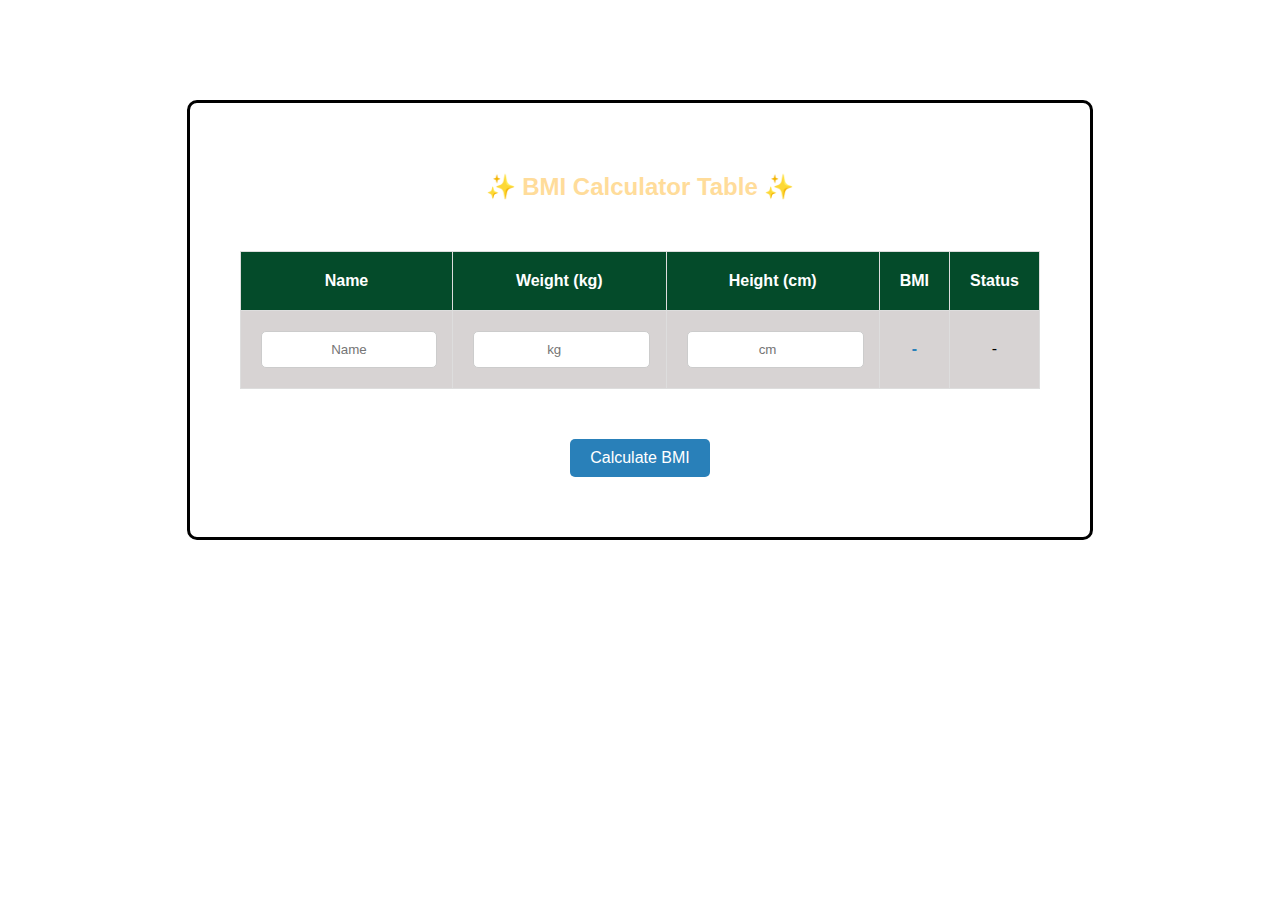
<file: bmi.html>
<!DOCTYPE html>
<html lang="en">
<head>
  <meta charset="UTF-8">
  <meta name="viewport" content="width=device-width, initial-scale=1.0">
  <title>BMI Calculator Table</title>
  <style>
    body {
      font-family: 'Segoe UI', Tahoma, Geneva, Verdana, sans-serif;
      background-image: url('https://images.rawpixel.com/image_800/cHJpdmF0ZS9sci9pbWFnZXMvd2Vic2l0ZS8yMDIzLTA0L2pvYjE4MjktYmFja2dyb3VuZC1saW5nLTIwZi5qcGc.jpg');
      background-size: cover;
      background-position: center;
      background-repeat: no-repeat;
      margin: 0;
      padding: 100px;
    }
    .container {
      max-width: 800px;
      margin: auto;
      border: 3px solid black;
      padding: 50px;
      border-radius: 10px;
    }
    h2 {
      text-align: center;
      margin-bottom: 50px;
      color: rgb(255, 220, 154);
    }
    table {
      width: 100%;
      border-collapse: collapse;
      margin-bottom: 50px;
    }
    th, td {
      border: 1px solid #ddd;
      padding: 20px;
      text-align: center;
    }
    th {
      background-color: #044b2a;
      color: white;
    }
    tr:nth-child(even) {
      background-color: #d7d3d3;
    }
    input {
      width: 90%;
      padding: 10px;
      border: 1px solid #ccc;
      border-radius: 5px;
      text-align: center;
    }
    button {
      display: block;
      margin: 10px auto;
      background: #2980b9;
      color: #fff;
      padding: 10px 20px;
      border: none;
      border-radius: 5px;
      cursor: pointer;
      font-size: 16px;
      transition: 0.3s;
    }
    button:hover {
      background: #1a5276;
    }
    .bmi {
      font-weight: bold;
      color: #2980b9;
    }
    .under { color: #e67e22; }
    .normal { color: #27ae60; }
    .over { color: #e74c3c; }
    .obese { color: #c0392b; }
  </style>
</head>
<body>

  <div class="container">
    <h2>✨ BMI Calculator Table ✨</h2>

    <table id="bmiTable">
      <tr>
        <th>Name</th>
        <th>Weight (kg)</th>
        <th>Height (cm)</th>
        <th>BMI</th>
        <th>Status</th>
      </tr>
      <tr>
        <td><input type="text" placeholder="Name"></td>
        <td><input type="number" placeholder="kg"></td>
        <td><input type="number" placeholder="cm"></td>
        <td class="bmi">-</td>
        <td class="status">-</td>
      </tr>
    </table>

    <button onclick="calculateBMI()">Calculate BMI</button>
  </div>

<script>
  function calculateBMI() {
    let table = document.getElementById("bmiTable");
    for (let i = 1; i < table.rows.length; i++) {
      let weight = parseFloat(table.rows[i].cells[1].children[0].value);
      let height = parseFloat(table.rows[i].cells[2].children[0].value);

      if (weight > 0 && height > 0) {
        let heightInMeter = height / 100;
        let bmi = weight / (heightInMeter * heightInMeter);
        table.rows[i].cells[3].innerText = bmi.toFixed(2);

        let statusCell = table.rows[i].cells[4];
        if (bmi < 18.5) {
          statusCell.innerText = "Underweight";
          statusCell.className = "status under";
        } else if (bmi >= 18.5 && bmi < 24.9) {
          statusCell.innerText = "Normal";
          statusCell.className = "status normal";
        } else if (bmi >= 25 && bmi < 29.9) {
          statusCell.innerText = "Overweight";
          statusCell.className = "status over";
        } else {
          statusCell.innerText = "Obese";
          statusCell.className = "status obese";
        }

        // ✅ Show popup
        alert("Your BMI is " + bmi.toFixed(2) + " (" + statusCell.innerText + ")");
      } else {
        table.rows[i].cells[3].innerText = "-";
        table.rows[i].cells[4].innerText = "-";
      }
    }
  }
</script>


</body>
</html>
</file>
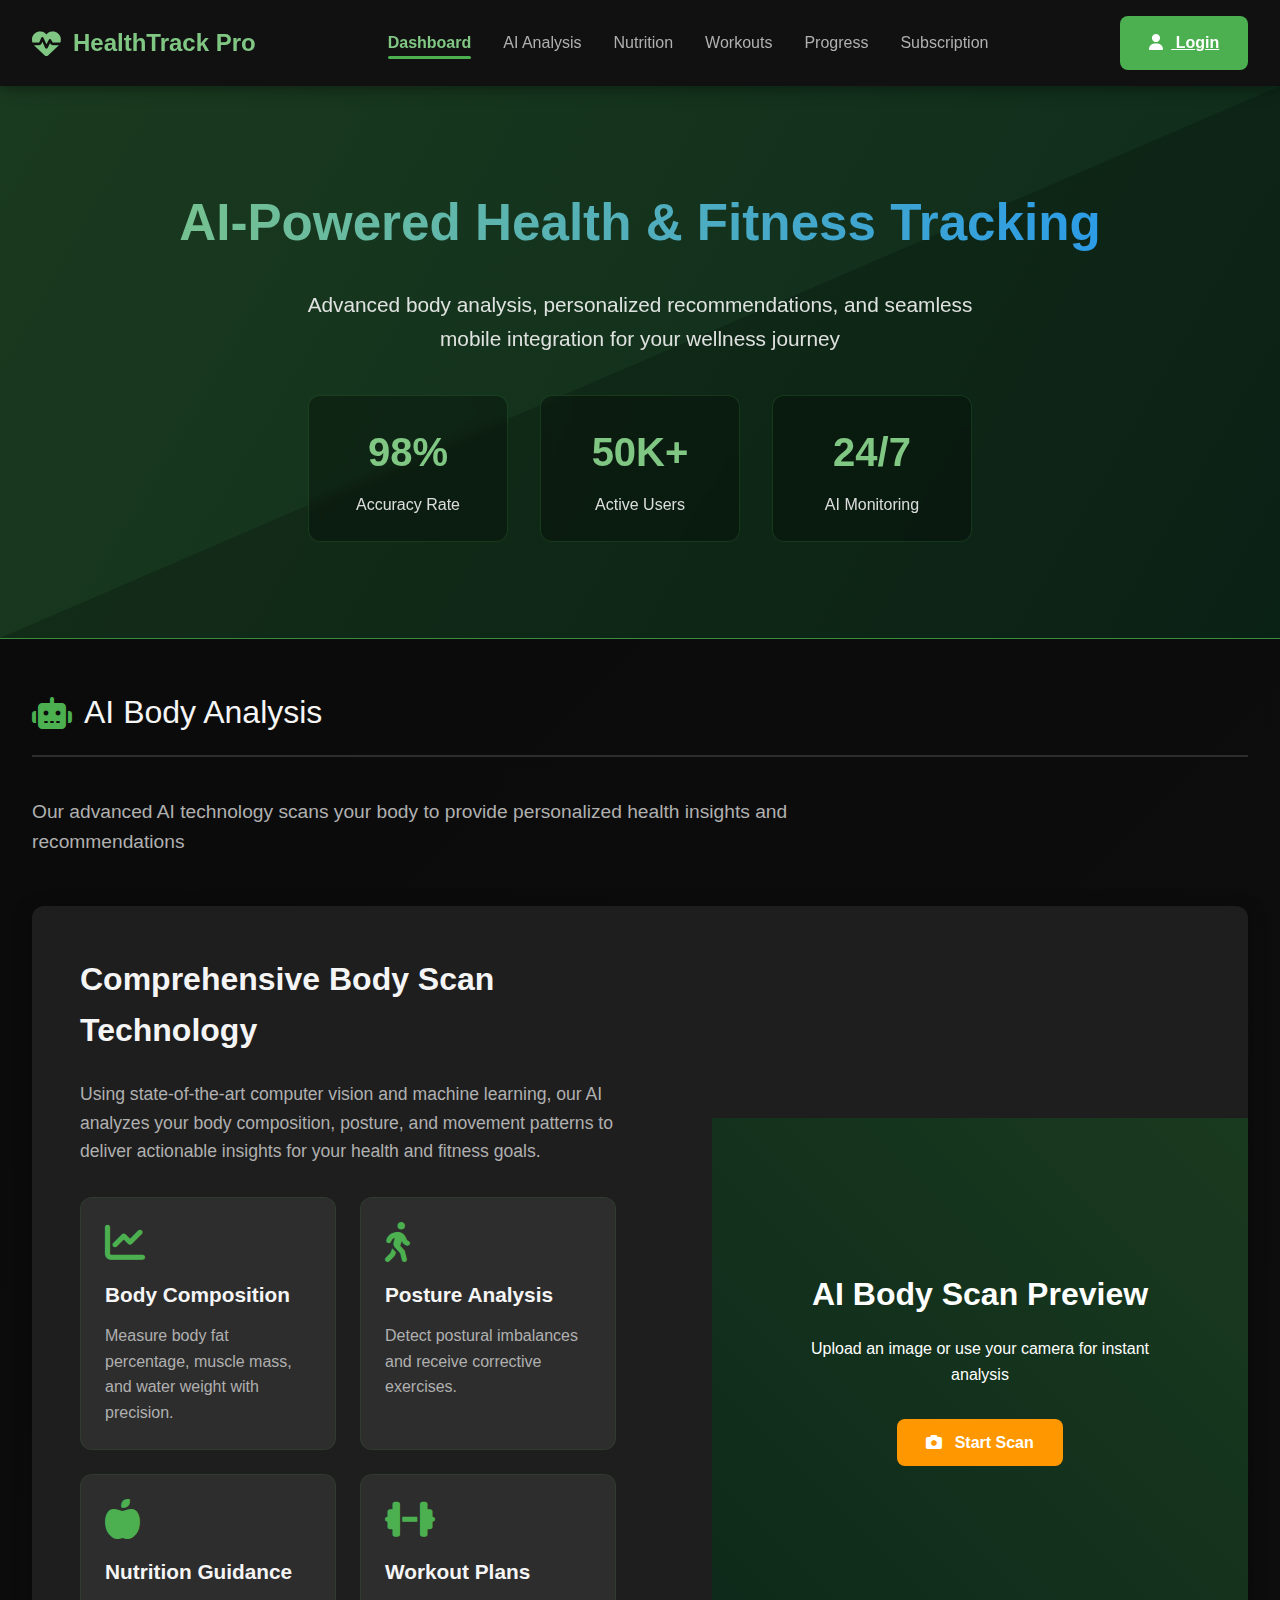
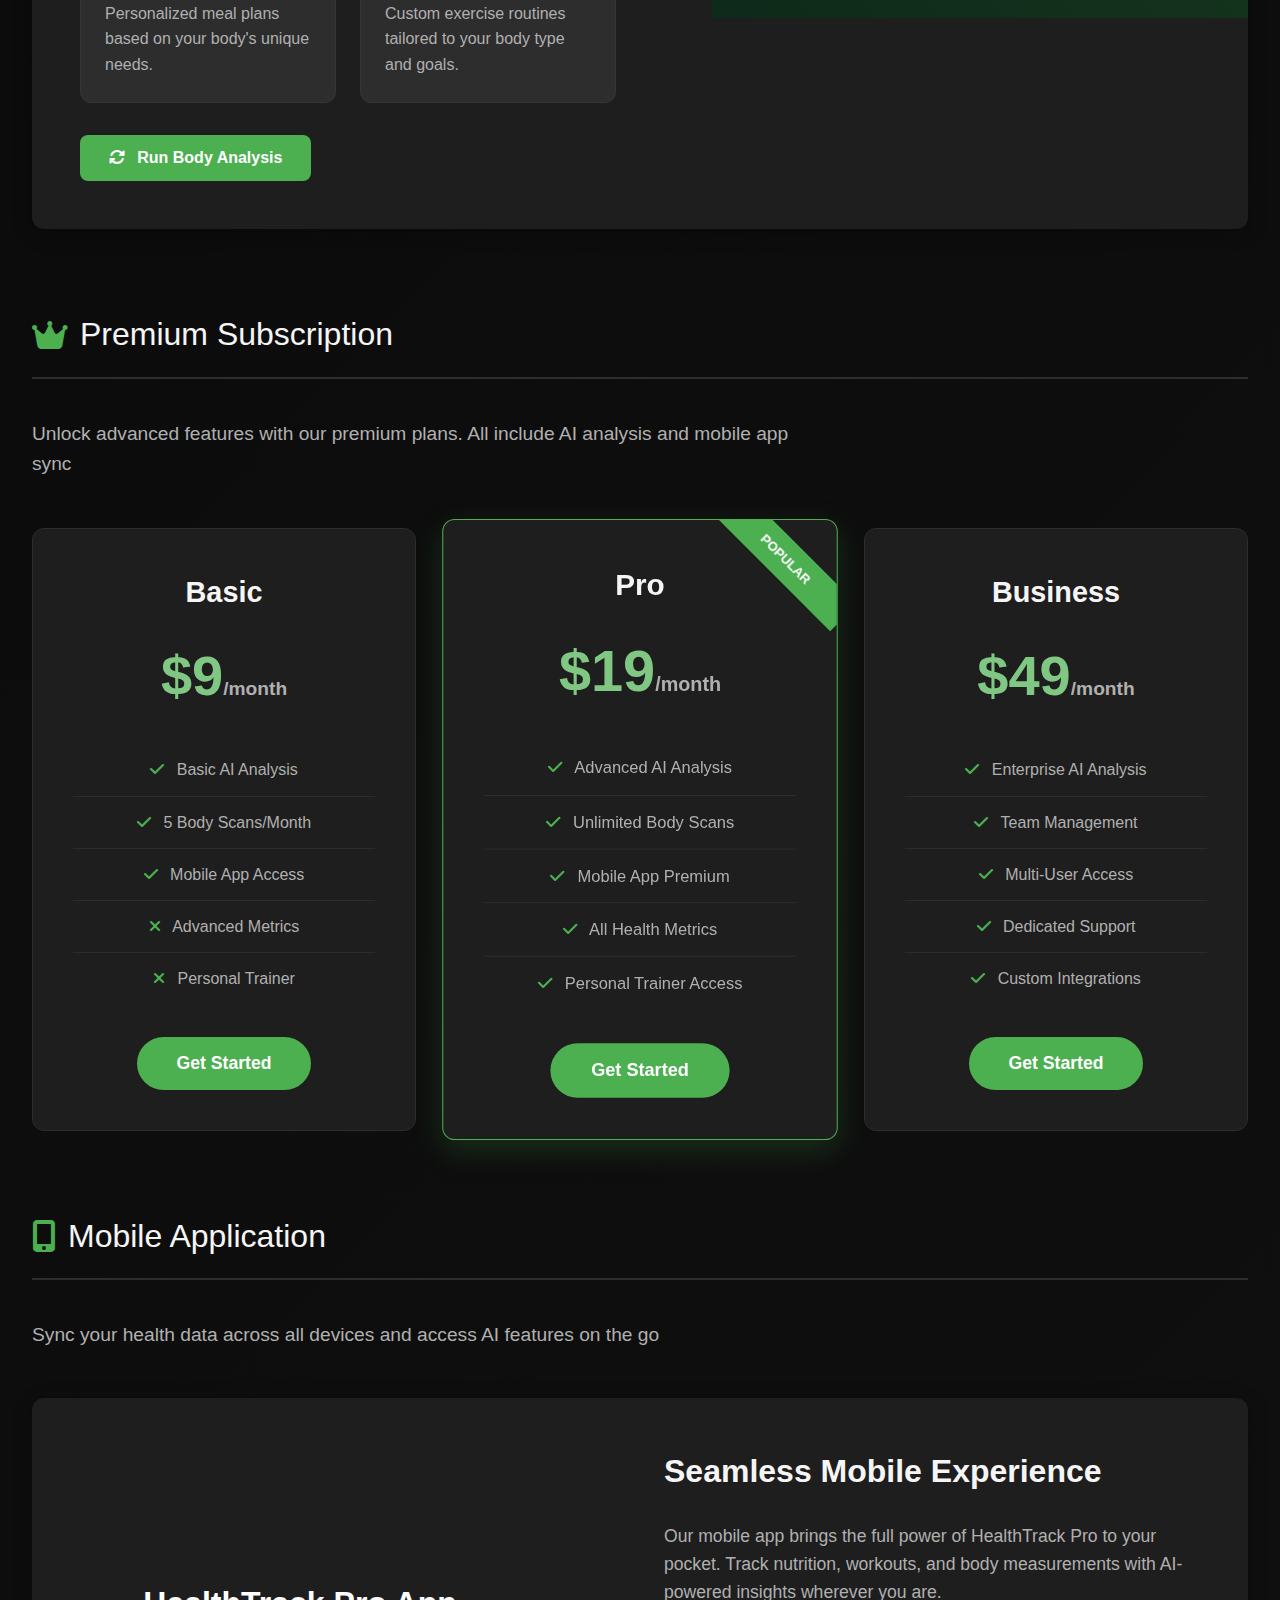
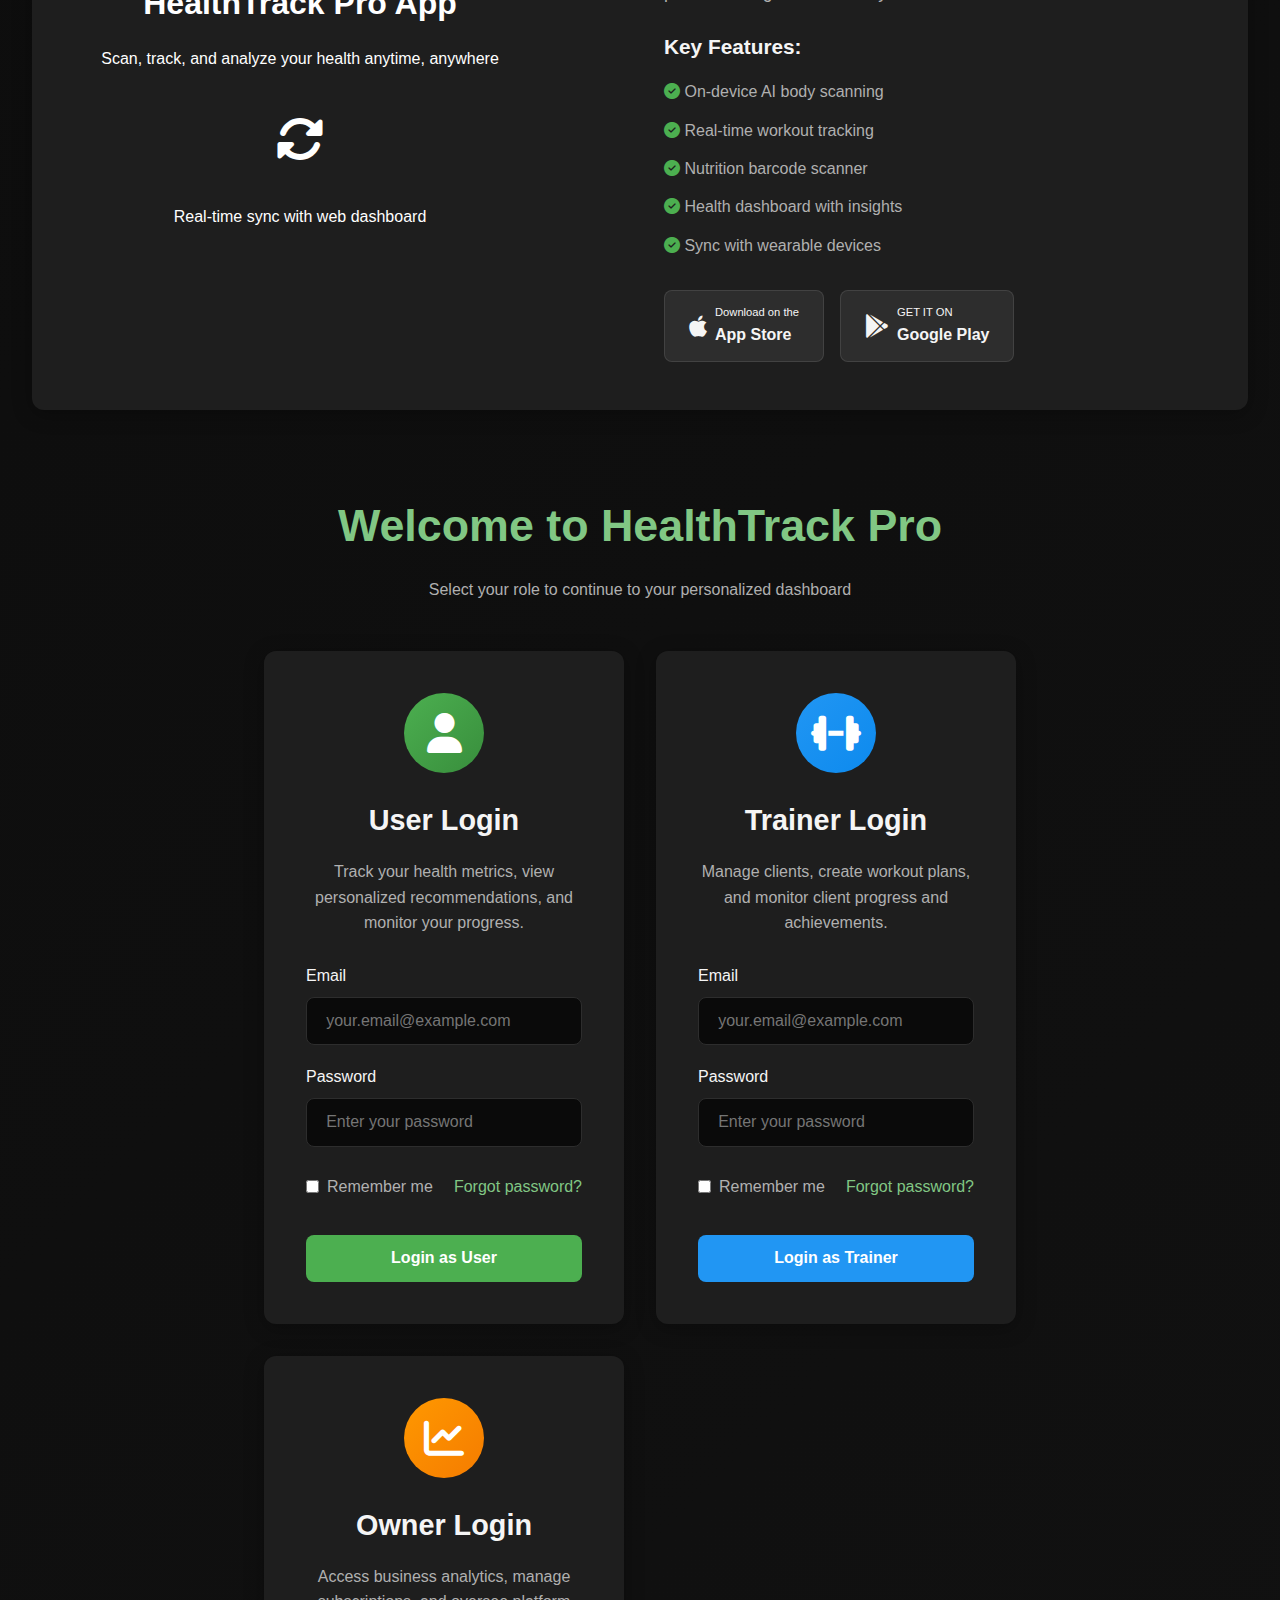
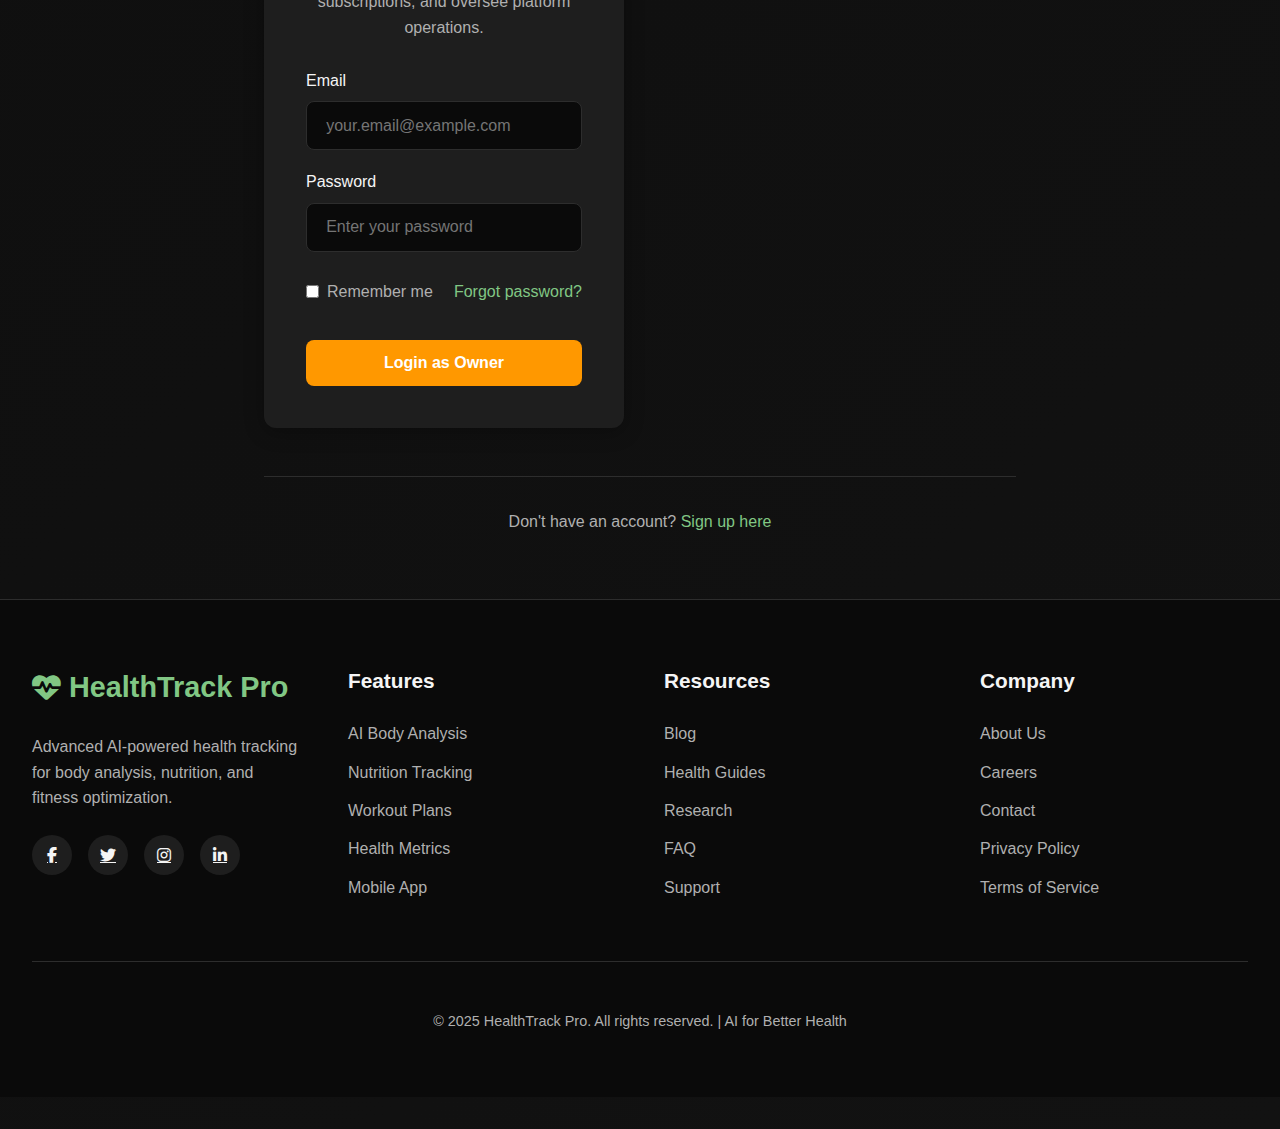
<file: Home.html>
<!DOCTYPE html>
<html lang="en">
<head>
  <meta charset="UTF-8" />
  <meta name="viewport" content="width=device-width, initial-scale=1" />
  <title>Health Tracker Pro | AI-Powered Wellness</title>
  <link rel="stylesheet" href="https://cdnjs.cloudflare.com/ajax/libs/font-awesome/6.4.0/css/all.min.css" />
  <style>
    * {
      margin: 0;
      padding: 0;
      box-sizing: border-box;
      font-family: 'Segoe UI', Tahoma, Geneva, Verdana, sans-serif;
    }

    :root {
      --primary: #4CAF50;
      --primary-dark: #388E3C;
      --primary-light: #81C784;
      --secondary: #2196F3;
      --accent: #FF9800;
      --accent-dark: #F57C00;
      --dark: #121212;
      --darker: #0a0a0a;
      --dark-gray: #1e1e1e;
      --medium-gray: #2d2d2d;
      --light-gray: #e0e0e0;
      --text-light: #f5f5f5;
      --text-muted: #b0b0b0;
      --danger: #f44336;
      --success: #66BB6A;
      --warning: #FFC107;
      --border-radius: 12px;
      --box-shadow: 0 4px 20px rgba(0, 0, 0, 0.3);
      --transition: all 0.3s ease;
    }

    body {
      background: linear-gradient(135deg, var(--darker) 0%, var(--dark) 100%);
      color: var(--text-light);
      line-height: 1.6;
      min-height: 100vh;
      padding-bottom: 2rem;
    }

    /* Header Styles */
    header {
      background: rgba(18, 18, 18, 0.9);
      box-shadow: 0 2px 15px rgba(0, 0, 0, 0.4);
      position: sticky;
      top: 0;
      z-index: 100;
      padding: 1rem 2rem;
      backdrop-filter: blur(10px);
    }

    .navbar {
      display: flex;
      justify-content: space-between;
      align-items: center;
      max-width: 1400px;
      margin: 0 auto;
    }

    .logo {
      display: flex;
      align-items: center;
      gap: 0.75rem;
      font-weight: 700;
      font-size: 1.5rem;
      color: var(--primary-light);
      text-decoration: none;
    }

    .logo i {
      font-size: 1.8rem;
    }

    .nav-links {
      display: flex;
      gap: 2rem;
      list-style: none;
    }

    .nav-links a {
      color: var(--text-muted);
      text-decoration: none;
      font-weight: 500;
      transition: var(--transition);
      position: relative;
    }

    .nav-links a:hover {
      color: var(--primary-light);
    }

    .nav-links a.active {
      color: var(--primary-light);
      font-weight: 600;
    }

    .nav-links a.active::after {
      content: '';
      position: absolute;
      bottom: -8px;
      left: 0;
      right: 0;
      height: 3px;
      background: var(--primary);
      border-radius: 10px;
    }

    .user-actions {
      display: flex;
      gap: 1.5rem;
      align-items: center;
    }

    .notification-bell {
      position: relative;
      color: var(--text-muted);
      font-size: 1.2rem;
      cursor: pointer;
      transition: var(--transition);
    }

    .notification-bell:hover {
      color: var(--secondary);
    }

    .notification-badge {
      position: absolute;
      top: -5px;
      right: -5px;
      background: var(--danger);
      color: white;
      font-size: 0.6rem;
      width: 18px;
      height: 18px;
      border-radius: 50%;
      display: flex;
      align-items: center;
      justify-content: center;
      font-weight: bold;
    }

    .user-profile {
      display: flex;
      align-items: center;
      gap: 0.75rem;
      cursor: pointer;
    }

    .user-avatar {
      width: 40px;
      height: 40px;
      border-radius: 50%;
      background: var(--secondary);
      display: flex;
      align-items: center;
      justify-content: center;
      color: white;
      font-weight: bold;
      font-size: 1.1rem;
    }

    .user-name {
      font-weight: 500;
      color: var(--text-light);
    }

    /* Hero Section */
    .hero {
      background: linear-gradient(120deg, #1a3a1f, #0d2a1a);
      color: white;
      padding: 6rem 2rem;
      text-align: center;
      position: relative;
      overflow: hidden;
      border-bottom: 1px solid var(--primary-dark);
    }

    .hero::before {
      content: '';
      position: absolute;
      top: 0;
      left: 0;
      right: 0;
      bottom: 0;
      background: url('data:image/svg+xml;utf8,<svg xmlns="http://www.w3.org/2000/svg" viewBox="0 0 100 100" preserveAspectRatio="none"><polygon fill="rgba(0,0,0,0.2)" points="0,100 100,0 100,100"/></svg>');
      background-size: cover;
    }

    .hero-content {
      max-width: 1200px;
      margin: 0 auto;
      position: relative;
      z-index: 1;
    }

    .hero h1 {
      font-size: 3.2rem;
      margin-bottom: 1.5rem;
      font-weight: 700;
      background: linear-gradient(to right, var(--primary-light), var(--secondary));
      -webkit-background-clip: text;
      -webkit-text-fill-color: transparent;
    }

    .hero p {
      font-size: 1.3rem;
      margin-bottom: 2.5rem;
      max-width: 700px;
      margin-left: auto;
      margin-right: auto;
      opacity: 0.9;
      color: var(--text-light);
    }

    .hero-stats {
      display: flex;
      justify-content: center;
      gap: 2rem;
      margin-top: 2rem;
      flex-wrap: wrap;
    }

    .stat-card {
      background: rgba(0, 0, 0, 0.3);
      backdrop-filter: blur(5px);
      border-radius: var(--border-radius);
      padding: 1.5rem 2rem;
      min-width: 200px;
      text-align: center;
      transition: var(--transition);
      border: 1px solid rgba(76, 175, 80, 0.2);
    }

    .stat-card:hover {
      transform: translateY(-5px);
      background: rgba(0, 0, 0, 0.4);
      border-color: rgba(76, 175, 80, 0.4);
    }

    .stat-value {
      font-size: 2.5rem;
      font-weight: 700;
      margin-bottom: 0.5rem;
      color: var(--primary-light);
    }

    .stat-label {
      font-size: 1rem;
      opacity: 0.85;
    }

    /* Main Content */
    .container {
      max-width: 1400px;
      margin: 3rem auto;
      padding: 0 2rem;
    }

    .section-title {
      display: flex;
      align-items: center;
      gap: 0.75rem;
      font-size: 2rem;
      color: var(--text-light);
      margin-bottom: 2.5rem;
      padding-bottom: 1rem;
      border-bottom: 2px solid var(--medium-gray);
    }

    .section-title i {
      color: var(--primary);
    }

    .section-subtitle {
      color: var(--text-muted);
      font-size: 1.2rem;
      max-width: 800px;
      margin-bottom: 3rem;
    }

    /* AI Body Analysis Section */
    .ai-section {
      display: flex;
      gap: 3rem;
      align-items: center;
      margin-bottom: 5rem;
      background: var(--dark-gray);
      border-radius: var(--border-radius);
      overflow: hidden;
      box-shadow: var(--box-shadow);
    }

    .ai-content {
      flex: 1;
      padding: 3rem;
    }

    .ai-image {
      flex: 1;
      background: linear-gradient(45deg, #0d2a1a, #1a3a1f);
      min-height: 500px;
      display: flex;
      align-items: center;
      justify-content: center;
      position: relative;
      overflow: hidden;
    }

    .ai-image::before {
      content: '';
      position: absolute;
      top: 0;
      left: 0;
      right: 0;
      bottom: 0;
      background: url('https://images.unsplash.com/photo-1571019613454-1cb2f99b2d8b?ixlib=rb-4.0.3&auto=format&fit=crop&w=800&q=80') center/cover no-repeat;
      opacity: 0.7;
    }

    .ai-features {
      display: grid;
      grid-template-columns: repeat(auto-fit, minmax(250px, 1fr));
      gap: 1.5rem;
      margin-top: 2rem;
    }

    .feature-card {
      background: var(--medium-gray);
      border-radius: var(--border-radius);
      padding: 1.5rem;
      transition: var(--transition);
      border: 1px solid rgba(76, 175, 80, 0.1);
    }

    .feature-card:hover {
      transform: translateY(-5px);
      border-color: var(--primary);
    }

    .feature-card i {
      font-size: 2.5rem;
      color: var(--primary);
      margin-bottom: 1rem;
    }

    .feature-card h4 {
      font-size: 1.3rem;
      margin-bottom: 0.75rem;
      color: var(--text-light);
    }

    .feature-card p {
      color: var(--text-muted);
    }

    /* Subscription Plans */
    .pricing-section {
      margin-bottom: 5rem;
    }

    .pricing-cards {
      display: grid;
      grid-template-columns: repeat(auto-fit, minmax(300px, 1fr));
      gap: 2rem;
    }

    .pricing-card {
      background: var(--dark-gray);
      border-radius: var(--border-radius);
      padding: 2.5rem;
      text-align: center;
      transition: var(--transition);
      border: 1px solid var(--medium-gray);
      position: relative;
      overflow: hidden;
    }

    .pricing-card.popular {
      border-color: var(--primary);
      transform: scale(1.03);
      box-shadow: 0 10px 30px rgba(76, 175, 80, 0.2);
    }

    .popular-badge {
      position: absolute;
      top: 20px;
      right: -30px;
      background: var(--primary);
      color: white;
      padding: 0.5rem 3rem;
      transform: rotate(45deg);
      font-size: 0.8rem;
      font-weight: 600;
    }

    .pricing-card h3 {
      font-size: 1.8rem;
      margin-bottom: 1rem;
      color: var(--text-light);
    }

    .pricing-card .price {
      font-size: 3.5rem;
      font-weight: 700;
      margin-bottom: 1.5rem;
      color: var(--primary-light);
    }

    .pricing-card .price span {
      font-size: 1.2rem;
      color: var(--text-muted);
    }

    .pricing-features {
      list-style: none;
      margin-bottom: 2rem;
    }

    .pricing-features li {
      padding: 0.8rem 0;
      border-bottom: 1px solid var(--medium-gray);
      color: var(--text-muted);
    }

    .pricing-features li:last-child {
      border-bottom: none;
    }

    .pricing-features li i {
      color: var(--primary);
      margin-right: 0.5rem;
    }

    .pricing-card .btn {
      width: auto;
      padding: 1rem 2.5rem;
      font-size: 1.1rem;
      border-radius: 30px;
      font-weight: 600;
    }

    /* Mobile App Section */
    .app-section {
      display: flex;
      gap: 3rem;
      align-items: center;
      margin-bottom: 5rem;
      background: var(--dark-gray);
      border-radius: var(--border-radius);
      overflow: hidden;
      box-shadow: var(--box-shadow);
    }

    .app-content {
      flex: 1;
      padding: 3rem;
    }

    .app-image {
      flex: 1;
      min-height: 500px;
      display: flex;
      align-items: center;
      justify-content: center;
      position: relative;
      overflow: hidden;
    }

    .app-image::before {
      content: '';
      position: absolute;
      top: 0;
      left: 0;
      right: 0;
      bottom: 0;
      background: url('https://images.unsplash.com/photo-1611162617213-7d7a39e9b1d7?ixlib=rb-4.0.3&auto=format&fit=crop&w=800&q=80') center/cover no-repeat;
      opacity: 0.7;
    }

    .app-stores {
      display: flex;
      gap: 1rem;
      margin-top: 2rem;
    }

    .app-store-btn {
      display: flex;
      align-items: center;
      gap: 0.5rem;
      background: var(--medium-gray);
      padding: 0.8rem 1.5rem;
      border-radius: 8px;
      color: var(--text-light);
      text-decoration: none;
      transition: var(--transition);
      border: 1px solid rgba(255, 255, 255, 0.1);
    }

    .app-store-btn:hover {
      background: var(--primary);
      transform: translateY(-3px);
    }

    /* Footer */
    footer {
      background: var(--darker);
      padding: 4rem 2rem;
      margin-top: 3rem;
      border-top: 1px solid var(--medium-gray);
    }

    .footer-content {
      max-width: 1400px;
      margin: 0 auto;
      display: grid;
      grid-template-columns: repeat(auto-fit, minmax(250px, 1fr));
      gap: 3rem;
    }

    .footer-logo {
      font-size: 1.8rem;
      font-weight: 700;
      color: var(--primary-light);
      display: flex;
      align-items: center;
      gap: 0.5rem;
      margin-bottom: 1.5rem;
    }

    .footer-about {
      max-width: 350px;
    }

    .footer-about p {
      color: var(--text-muted);
      margin-bottom: 1.5rem;
    }

    .footer-links h3 {
      margin-bottom: 1.5rem;
      color: var(--text-light);
      font-size: 1.3rem;
    }

    .footer-links ul {
      list-style: none;
    }

    .footer-links li {
      margin-bottom: 0.8rem;
    }

    .footer-links a {
      color: var(--text-muted);
      text-decoration: none;
      transition: var(--transition);
    }

    .footer-links a:hover {
      color: var(--primary-light);
    }

    .social-links {
      display: flex;
      gap: 1rem;
      margin-top: 1.5rem;
    }

    .social-links a {
      display: flex;
      align-items: center;
      justify-content: center;
      width: 40px;
      height: 40px;
      background: var(--dark-gray);
      border-radius: 50%;
      color: var(--text-light);
      transition: var(--transition);
    }

    .social-links a:hover {
      background: var(--primary);
      color: white;
      transform: translateY(-3px);
    }

    .copyright {
      text-align: center;
      padding-top: 3rem;
      margin-top: 3rem;
      border-top: 1px solid var(--medium-gray);
      color: var(--text-muted);
      font-size: 0.9rem;
    }

    /* Buttons */
    .btn {
      display: inline-block;
      background: var(--primary);
      color: white;
      border: none;
      padding: 0.9rem 1.8rem;
      border-radius: 8px;
      font-size: 1rem;
      font-weight: 600;
      cursor: pointer;
      transition: var(--transition);
      text-align: center;
    }

    .btn:hover {
      background: var(--primary-dark);
      transform: translateY(-2px);
      box-shadow: 0 5px 15px rgba(76, 175, 80, 0.3);
    }

    .btn i {
      margin-right: 0.5rem;
    }

    .btn-secondary {
      background: var(--secondary);
    }

    .btn-secondary:hover {
      background: #0d8aee;
    }

    .btn-accent {
      background: var(--accent);
    }

    .btn-accent:hover {
      background: var(--accent-dark);
    }

    /* Responsive Design */
    @media (max-width: 1024px) {
      .ai-section, .app-section {
        flex-direction: column;
      }
      
      .ai-image, .app-image {
        width: 100%;
        min-height: 400px;
      }
    }

    @media (max-width: 768px) {
      .navbar {
        flex-direction: column;
        gap: 1rem;
      }
      
      .nav-links {
        gap: 1rem;
        flex-wrap: wrap;
        justify-content: center;
      }
      
      .hero-stats {
        gap: 1rem;
      }
      
      .hero h1 {
        font-size: 2.5rem;
      }
      
      .section-title {
        font-size: 1.8rem;
      }
    }

    @media (max-width: 480px) {
      .hero {
        padding: 4rem 1rem;
      }
      
      .hero h1 {
        font-size: 2rem;
      }
      
      .stat-card {
        min-width: 100%;
      }
      
      .pricing-cards {
        grid-template-columns: 1fr;
      }
      
      .app-stores {
        flex-direction: column;
      }
    }

    /* Authorization Page Styles */
    .auth-container {
      max-width: 800px;
      margin: 4rem auto;
      padding: 0 1.5rem;
    }

    .auth-header {
      text-align: center;
      margin-bottom: 3rem;
    }

    .auth-header h1 {
      font-size: 2.8rem;
      margin-bottom: 1rem;
      color: var(--primary-light);
    }

    .auth-header p {
      color: var(--text-muted);
      max-width: 600px;
      margin: 0 auto;
    }

    .auth-cards {
      display: grid;
      grid-template-columns: repeat(auto-fit, minmax(300px, 1fr));
      gap: 2rem;
    }

    .auth-card {
      background: var(--dark-gray);
      border-radius: var(--border-radius);
      padding: 2.5rem;
      text-align: center;
      transition: var(--transition);
      box-shadow: var(--box-shadow);
      border: 2px solid transparent;
    }

    .auth-card:hover {
      transform: translateY(-8px);
      border-color: var(--primary);
    }

    .auth-icon {
      width: 80px;
      height: 80px;
      margin: 0 auto 1.5rem;
      border-radius: 50%;
      display: flex;
      align-items: center;
      justify-content: center;
      font-size: 2.5rem;
      color: white;
    }

    .auth-card.user .auth-icon {
      background: linear-gradient(135deg, var(--primary), var(--primary-dark));
    }

    .auth-card.trainer .auth-icon {
      background: linear-gradient(135deg, var(--secondary), #0d8aee);
    }

    .auth-card.owner .auth-icon {
      background: linear-gradient(135deg, var(--accent), var(--accent-dark));
    }

    .auth-card h3 {
      font-size: 1.8rem;
      margin-bottom: 1rem;
      color: var(--text-light);
    }

    .auth-card p {
      color: var(--text-muted);
      margin-bottom: 1.5rem;
      min-height: 80px;
    }

    .auth-form {
      display: flex;
      flex-direction: column;
      gap: 1.2rem;
      margin-top: 1.5rem;
    }

    .form-group {
      display: flex;
      flex-direction: column;
      gap: 0.5rem;
      text-align: left;
    }

    .form-group label {
      font-weight: 500;
      color: var(--text-light);
    }

    .form-group input {
      padding: 0.9rem 1.2rem;
      border-radius: 8px;
      border: 1px solid var(--medium-gray);
      background: var(--darker);
      color: var(--text-light);
      font-size: 1rem;
      transition: var(--transition);
    }

    .form-group input:focus {
      outline: none;
      border-color: var(--primary);
      box-shadow: 0 0 0 2px rgba(76, 175, 80, 0.3);
    }

    .remember-forgot {
      display: flex;
      justify-content: space-between;
      align-items: center;
      margin-top: 0.5rem;
    }

    .remember-forgot label {
      display: flex;
      align-items: center;
      gap: 0.5rem;
      color: var(--text-muted);
      cursor: pointer;
    }

    .remember-forgot a {
      color: var(--primary-light);
      text-decoration: none;
      transition: var(--transition);
    }

    .remember-forgot a:hover {
      text-decoration: underline;
    }

    .auth-card .btn {
      width: 100%;
      margin-top: 1rem;
    }

    .auth-footer {
      text-align: center;
      margin-top: 3rem;
      padding-top: 2rem;
      border-top: 1px solid var(--medium-gray);
      color: var(--text-muted);
    }

    .auth-footer a {
      color: var(--primary-light);
      text-decoration: none;
      font-weight: 500;
    }

    .auth-footer a:hover {
      text-decoration: underline;
    }
  </style>
</head>
<body>
  <!-- Header with Navigation -->
  <header>
    <nav class="navbar">
      <a href="#" class="logo">
        <i class="fas fa-heartbeat"></i>
        HealthTrack Pro
      </a>
      
      <ul class="nav-links">
        <li><a href="#" class="active">Dashboard</a></li>
        <li><a href="#">AI Analysis</a></li>
        <li><a href="#">Nutrition</a></li>
        <li><a href="#">Workouts</a></li>
        <li><a href="#">Progress</a></li>
        <li><a href="#">Subscription</a></li>
      </ul>
      
      <div class="user-actions">
        <a href="#authorise" class="btn">
          <i class="fas fa-user"></i> Login
        </a>
      </div>
    </nav>
  </header>

  <!-- Hero Section -->
  <section class="hero">
    <div class="hero-content">
      <h1>AI-Powered Health & Fitness Tracking</h1>
      <p>Advanced body analysis, personalized recommendations, and seamless mobile integration for your wellness journey</p>
      
      <div class="hero-stats">
        <div class="stat-card">
          <div class="stat-value">98%</div>
          <div class="stat-label">Accuracy Rate</div>
        </div>
        <div class="stat-card">
          <div class="stat-value">50K+</div>
          <div class="stat-label">Active Users</div>
        </div>
        <div class="stat-card">
          <div class="stat-value">24/7</div>
          <div class="stat-label">AI Monitoring</div>
        </div>
      </div>
    </div>
  </section>

  <!-- AI Body Analysis Section -->
  <div class="container">
    <div class="section-title">
      <i class="fas fa-robot"></i>
      AI Body Analysis
    </div>
    <p class="section-subtitle">Our advanced AI technology scans your body to provide personalized health insights and recommendations</p>
    
    <div class="ai-section">
      <div class="ai-content">
        <h3 style="font-size: 2rem; margin-bottom: 1.5rem; color: var(--text-light);">Comprehensive Body Scan Technology</h3>
        <p style="color: var(--text-muted); margin-bottom: 2rem; font-size: 1.1rem;">
          Using state-of-the-art computer vision and machine learning, our AI analyzes your body composition, posture, and movement patterns to deliver actionable insights for your health and fitness goals.
        </p>
        
        <div class="ai-features">
          <div class="feature-card">
            <i class="fas fa-chart-line"></i>
            <h4>Body Composition</h4>
            <p>Measure body fat percentage, muscle mass, and water weight with precision.</p>
          </div>
          
          <div class="feature-card">
            <i class="fas fa-walking"></i>
            <h4>Posture Analysis</h4>
            <p>Detect postural imbalances and receive corrective exercises.</p>
          </div>
          
          <div class="feature-card">
            <i class="fas fa-apple-alt"></i>
            <h4>Nutrition Guidance</h4>
            <p>Personalized meal plans based on your body's unique needs.</p>
          </div>
          
          <div class="feature-card">
            <i class="fas fa-dumbbell"></i>
            <h4>Workout Plans</h4>
            <p>Custom exercise routines tailored to your body type and goals.</p>
          </div>
        </div>
        
        <button class="btn" style="margin-top: 2rem;">
          <i class="fas fa-sync-alt"></i> Run Body Analysis
        </button>
      </div>
      
      <div class="ai-image">
        <div style="position: relative; z-index: 2; text-align: center; padding: 2rem; color: white;">
          <h3 style="font-size: 2rem; margin-bottom: 1rem;">AI Body Scan Preview</h3>
          <p style="margin-bottom: 2rem; max-width: 400px;">Upload an image or use your camera for instant analysis</p>
          <button class="btn btn-accent">
            <i class="fas fa-camera"></i> Start Scan
          </button>
        </div>
      </div>
    </div>
  </div>

  <!-- Subscription Plans Section -->
  <div class="container">
    <div class="pricing-section">
      <div class="section-title">
        <i class="fas fa-crown"></i>
        Premium Subscription
      </div>
      <p class="section-subtitle">Unlock advanced features with our premium plans. All include AI analysis and mobile app sync</p>
      
      <div class="pricing-cards">
        <div class="pricing-card">
          <h3>Basic</h3>
          <div class="price">$9<span>/month</span></div>
          <ul class="pricing-features">
            <li><i class="fas fa-check"></i> Basic AI Analysis</li>
            <li><i class="fas fa-check"></i> 5 Body Scans/Month</li>
            <li><i class="fas fa-check"></i> Mobile App Access</li>
            <li><i class="fas fa-times"></i> Advanced Metrics</li>
            <li><i class="fas fa-times"></i> Personal Trainer</li>
          </ul>
          <button class="btn">Get Started</button>
        </div>
        
        <div class="pricing-card popular">
          <div class="popular-badge">POPULAR</div>
          <h3>Pro</h3>
          <div class="price">$19<span>/month</span></div>
          <ul class="pricing-features">
            <li><i class="fas fa-check"></i> Advanced AI Analysis</li>
            <li><i class="fas fa-check"></i> Unlimited Body Scans</li>
            <li><i class="fas fa-check"></i> Mobile App Premium</li>
            <li><i class="fas fa-check"></i> All Health Metrics</li>
            <li><i class="fas fa-check"></i> Personal Trainer Access</li>
          </ul>
          <button class="btn">Get Started</button>
        </div>
        
        <div class="pricing-card">
          <h3>Business</h3>
          <div class="price">$49<span>/month</span></div>
          <ul class="pricing-features">
            <li><i class="fas fa-check"></i> Enterprise AI Analysis</li>
            <li><i class="fas fa-check"></i> Team Management</li>
            <li><i class="fas fa-check"></i> Multi-User Access</li>
            <li><i class="fas fa-check"></i> Dedicated Support</li>
            <li><i class="fas fa-check"></i> Custom Integrations</li>
          </ul>
          <button class="btn">Get Started</button>
        </div>
      </div>
    </div>
  </div>

  <!-- Mobile App Section -->
  <div class="container">
    <div class="section-title">
      <i class="fas fa-mobile-alt"></i>
      Mobile Application
    </div>
    <p class="section-subtitle">Sync your health data across all devices and access AI features on the go</p>
    
    <div class="app-section">
      <div class="app-image">
        <div style="position: relative; z-index: 2; text-align: center; padding: 2rem; color: white;">
          <h3 style="font-size: 2rem; margin-bottom: 1rem;">HealthTrack Pro App</h3>
          <p style="margin-bottom: 2rem; max-width: 400px;">Scan, track, and analyze your health anytime, anywhere</p>
          <div style="font-size: 3rem; margin-bottom: 1.5rem;">
            <i class="fas fa-sync-alt fa-spin"></i>
          </div>
          <p>Real-time sync with web dashboard</p>
        </div>
      </div>
      
      <div class="app-content">
        <h3 style="font-size: 2rem; margin-bottom: 1.5rem; color: var(--text-light);">Seamless Mobile Experience</h3>
        <p style="color: var(--text-muted); margin-bottom: 1.5rem; font-size: 1.1rem;">
          Our mobile app brings the full power of HealthTrack Pro to your pocket. Track nutrition, workouts, and body measurements with AI-powered insights wherever you are.
        </p>
        
        <div style="margin-bottom: 2rem;">
          <h4 style="color: var(--text-light); margin-bottom: 1rem; font-size: 1.3rem;">Key Features:</h4>
          <ul style="list-style: none; color: var(--text-muted);">
            <li style="margin-bottom: 0.8rem;"><i class="fas fa-check-circle" style="color: var(--primary);"></i> On-device AI body scanning</li>
            <li style="margin-bottom: 0.8rem;"><i class="fas fa-check-circle" style="color: var(--primary);"></i> Real-time workout tracking</li>
            <li style="margin-bottom: 0.8rem;"><i class="fas fa-check-circle" style="color: var(--primary);"></i> Nutrition barcode scanner</li>
            <li style="margin-bottom: 0.8rem;"><i class="fas fa-check-circle" style="color: var(--primary);"></i> Health dashboard with insights</li>
            <li style="margin-bottom: 0.8rem;"><i class="fas fa-check-circle" style="color: var(--primary);"></i> Sync with wearable devices</li>
          </ul>
        </div>
        
        <div class="app-stores">
          <a href="#" class="app-store-btn">
            <i class="fab fa-apple" style="font-size: 1.5rem;"></i>
            <div>
              <div style="font-size: 0.7rem;">Download on the</div>
              <div style="font-weight: 600;">App Store</div>
            </div>
          </a>
          
          <a href="#" class="app-store-btn">
            <i class="fab fa-google-play" style="font-size: 1.5rem;"></i>
            <div>
              <div style="font-size: 0.7rem;">GET IT ON</div>
              <div style="font-weight: 600;">Google Play</div>
            </div>
          </a>
        </div>
      </div>
    </div>
  </div>

  <!-- Authorization Page (Shown when clicking Login) -->
  <div id="authorise" class="auth-container">
    <div class="auth-header">
      <h1>Welcome to HealthTrack Pro</h1>
      <p>Select your role to continue to your personalized dashboard</p>
    </div>
    
    <div class="auth-cards">
      <!-- User Login -->
      <div class="auth-card user">
        <div class="auth-icon">
          <i class="fas fa-user"></i>
        </div>
        <h3>User Login</h3>
        <p>Track your health metrics, view personalized recommendations, and monitor your progress.</p>
        
        <form class="auth-form">
          <div class="form-group">
            <label for="user-email">Email</label>
            <input type="email" id="user-email" placeholder="your.email@example.com">
          </div>
          
          <div class="form-group">
            <label for="user-password">Password</label>
            <input type="password" id="user-password" placeholder="Enter your password">
          </div>
          
          <div class="remember-forgot">
            <label>
              <input type="checkbox"> Remember me
            </label>
            <a href="#">Forgot password?</a>
          </div>
          
          <button type="submit" class="btn">Login as User</button>
        </form>
      </div>
      
      <!-- Trainer Login -->
      <div class="auth-card trainer">
        <div class="auth-icon">
          <i class="fas fa-dumbbell"></i>
        </div>
        <h3>Trainer Login</h3>
        <p>Manage clients, create workout plans, and monitor client progress and achievements.</p>
        
        <form class="auth-form">
          <div class="form-group">
            <label for="trainer-email">Email</label>
            <input type="email" id="trainer-email" placeholder="your.email@example.com">
          </div>
          
          <div class="form-group">
            <label for="trainer-password">Password</label>
            <input type="password" id="trainer-password" placeholder="Enter your password">
          </div>
          
          <div class="remember-forgot">
            <label>
              <input type="checkbox"> Remember me
            </label>
            <a href="#">Forgot password?</a>
          </div>
          
          <button type="submit" class="btn btn-secondary">Login as Trainer</button>
        </form>
      </div>
      
      <!-- Owner Login -->
      <div class="auth-card owner">
        <div class="auth-icon">
          <i class="fas fa-chart-line"></i>
        </div>
        <h3>Owner Login</h3>
        <p>Access business analytics, manage subscriptions, and oversee platform operations.</p>
        
        <form class="auth-form">
          <div class="form-group">
            <label for="owner-email">Email</label>
            <input type="email" id="owner-email" placeholder="your.email@example.com">
          </div>
          
          <div class="form-group">
            <label for="owner-password">Password</label>
            <input type="password" id="owner-password" placeholder="Enter your password">
          </div>
          
          <div class="remember-forgot">
            <label>
              <input type="checkbox"> Remember me
            </label>
            <a href="#">Forgot password?</a>
          </div>
          
          <button type="submit" class="btn btn-accent">Login as Owner</button>
        </form>
      </div>
    </div>
    
    <div class="auth-footer">
      <p>Don't have an account? <a href="#">Sign up here</a></p>
    </div>
  </div>

  <!-- Footer -->
  <footer>
    <div class="footer-content">
      <div class="footer-about">
        <div class="footer-logo">
          <i class="fas fa-heartbeat"></i>
          HealthTrack Pro
        </div>
        <p>Advanced AI-powered health tracking for body analysis, nutrition, and fitness optimization.</p>
        <div class="social-links">
          <a href="#"><i class="fab fa-facebook-f"></i></a>
          <a href="#"><i class="fab fa-twitter"></i></a>
          <a href="#"><i class="fab fa-instagram"></i></a>
          <a href="#"><i class="fab fa-linkedin-in"></i></a>
        </div>
      </div>
      
      <div class="footer-links">
        <h3>Features</h3>
        <ul>
          <li><a href="#">AI Body Analysis</a></li>
          <li><a href="#">Nutrition Tracking</a></li>
          <li><a href="#">Workout Plans</a></li>
          <li><a href="#">Health Metrics</a></li>
          <li><a href="#">Mobile App</a></li>
        </ul>
      </div>
      
      <div class="footer-links">
        <h3>Resources</h3>
        <ul>
          <li><a href="#">Blog</a></li>
          <li><a href="#">Health Guides</a></li>
          <li><a href="#">Research</a></li>
          <li><a href="#">FAQ</a></li>
          <li><a href="#">Support</a></li>
        </ul>
      </div>
      
      <div class="footer-links">
        <h3>Company</h3>
        <ul>
          <li><a href="#">About Us</a></li>
          <li><a href="#">Careers</a></li>
          <li><a href="#">Contact</a></li>
          <li><a href="#">Privacy Policy</a></li>
          <li><a href="#">Terms of Service</a></li>
        </ul>
      </div>
    </div>
    
    <div class="copyright">
      <p>&copy; 2025 HealthTrack Pro. All rights reserved. | AI for Better Health</p>
    </div>
  </footer>

  <script>
    // Simple animation for pricing cards
    document.addEventListener('DOMContentLoaded', function() {
      const pricingCards = document.querySelectorAll('.pricing-card');
      
      pricingCards.forEach(card => {
        card.addEventListener('mouseenter', () => {
          if (!card.classList.contains('popular')) {
            card.style.transform = 'translateY(-10px)';
            card.style.boxShadow = '0 15px 35px rgba(0, 0, 0, 0.4)';
          }
        });
        
        card.addEventListener('mouseleave', () => {
          if (!card.classList.contains('popular')) {
            card.style.transform = 'translateY(0)';
            card.style.boxShadow = '';
          }
        });
      });
      
      // Animate stats on scroll
      const observer = new IntersectionObserver((entries) => {
        entries.forEach(entry => {
          if (entry.isIntersecting) {
            const statCards = document.querySelectorAll('.stat-card');
            statCards.forEach((card, index) => {
              setTimeout(() => {
                card.style.opacity = '1';
                card.style.transform = 'translateY(0)';
              }, index * 200);
            });
          }
        });
      }, { threshold: 0.1 });
      
      observer.observe(document.querySelector('.hero'));
    });
  </script>
</body>
</html>
</file>
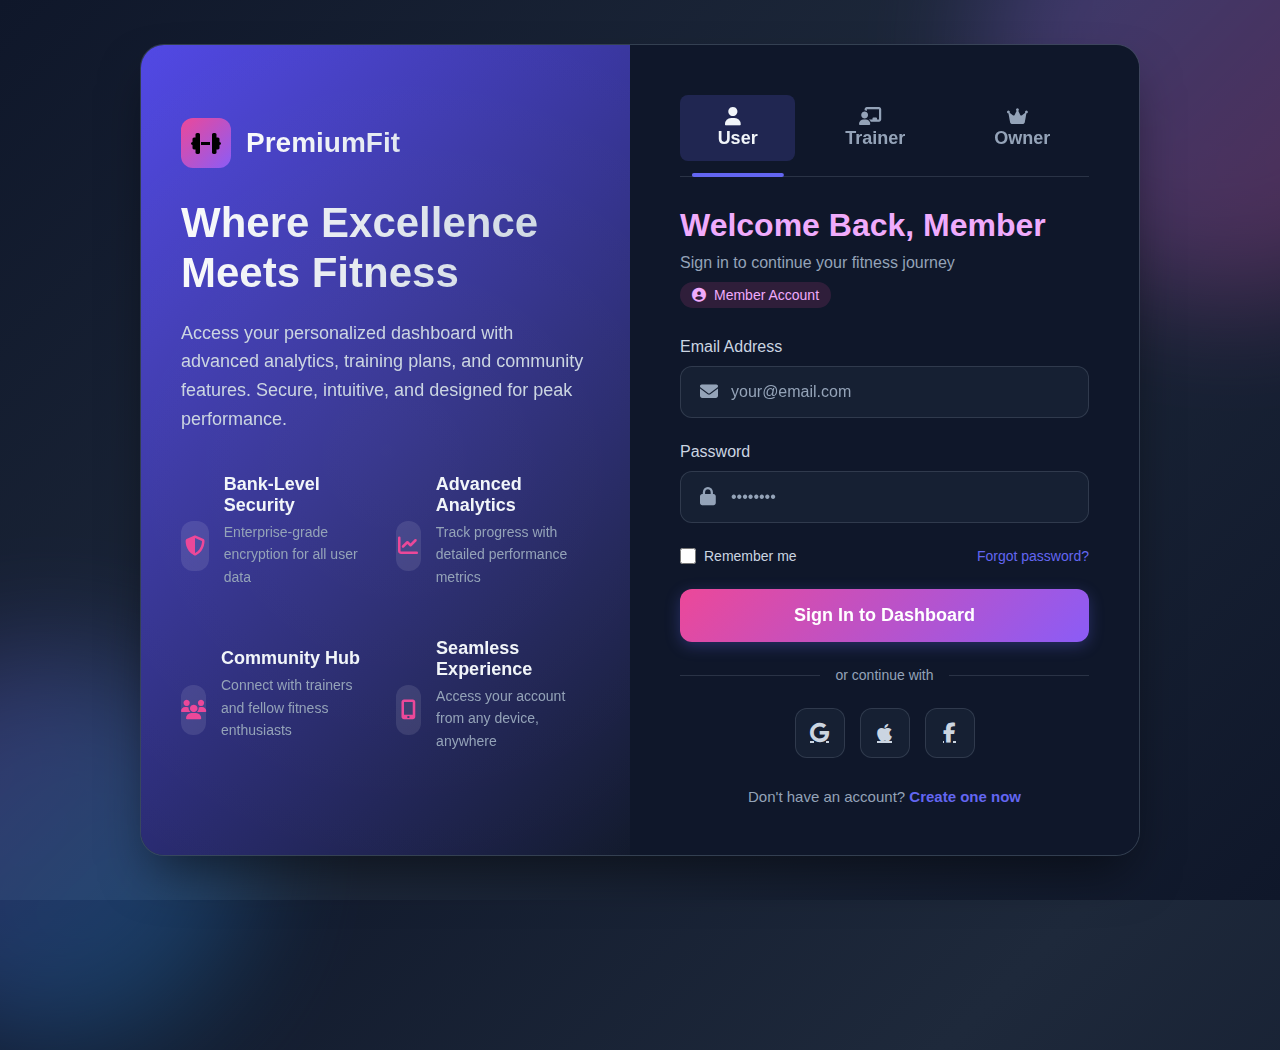
<file: login2.html>
<!DOCTYPE html>
<html lang="en">
<head>
    <meta charset="UTF-8">
    <meta name="viewport" content="width=device-width, initial-scale=1.0">
    <title>PremiumFit | Secure Login</title>
    <link rel="stylesheet" href="https://cdnjs.cloudflare.com/ajax/libs/font-awesome/6.4.0/css/all.min.css">
    <style>
        * {
            margin: 0;
            padding: 0;
            box-sizing: border-box;
            font-family: 'Segoe UI', Tahoma, Geneva, Verdana, sans-serif;
        }

        :root {
            --primary: #6366f1;
            --primary-dark: #4f46e5;
            --secondary: #8b5cf6;
            --accent: #ec4899;
            --dark: #1e293b;
            --darker: #0f172a;
            --light: #f8fafc;
            --card-bg: rgba(30, 41, 59, 0.7);
            --card-border: rgba(148, 163, 184, 0.2);
        }

        body {
            background: linear-gradient(135deg, var(--darker), #1e293b, #0f172a);
            min-height: 100vh;
            display: flex;
            justify-content: center;
            align-items: center;
            padding: 20px;
            overflow: hidden;
            position: relative;
        }

        /* Animated background elements */
        .bg-shape {
            position: absolute;
            border-radius: 50%;
            filter: blur(60px);
            z-index: -1;
            opacity: 0.3;
        }

        .bg-circle-1 {
            width: 500px;
            height: 500px;
            background: linear-gradient(135deg, var(--primary), var(--accent));
            top: -200px;
            right: -200px;
        }

        .bg-circle-2 {
            width: 400px;
            height: 400px;
            background: linear-gradient(135deg, var(--secondary), #0ea5e9);
            bottom: -150px;
            left: -150px;
        }

        .container {
            width: 100%;
            max-width: 1000px;
            background: var(--card-bg);
            backdrop-filter: blur(12px);
            border-radius: 24px;
            overflow: hidden;
            box-shadow: 0 25px 50px -12px rgba(0, 0, 0, 0.5);
            border: 1px solid var(--card-border);
            display: flex;
            min-height: 600px;
        }

        .info-section {
            flex: 1;
            background: linear-gradient(135deg, var(--primary-dark), var(--darker));
            padding: 40px;
            display: flex;
            flex-direction: column;
            justify-content: center;
            position: relative;
            overflow: hidden;
        }

        .info-section::before {
            content: '';
            position: absolute;
            top: -50%;
            left: -50%;
            width: 200%;
            height: 200%;
            background: radial-gradient(circle, rgba(255,255,255,0.05) 0%, transparent 70%);
            z-index: 0;
        }

        .logo {
            display: flex;
            align-items: center;
            gap: 15px;
            margin-bottom: 30px;
            z-index: 1;
        }

        .logo-icon {
            background: linear-gradient(135deg, var(--accent), var(--secondary));
            width: 50px;
            height: 50px;
            border-radius: 12px;
            display: flex;
            align-items: center;
            justify-content: center;
            font-size: 24px;
        }

        .logo h1 {
            font-size: 28px;
            font-weight: 800;
            background: linear-gradient(to right, #f9fafb, #e2e8f0);
            -webkit-background-clip: text;
            -webkit-text-fill-color: transparent;
        }

        .info-content {
            z-index: 1;
            position: relative;
        }

        .info-content h2 {
            font-size: 42px;
            font-weight: 800;
            line-height: 1.2;
            margin-bottom: 20px;
            background: linear-gradient(to right, #f9fafb, #cbd5e1);
            -webkit-background-clip: text;
            -webkit-text-fill-color: transparent;
        }

        .info-content p {
            color: #cbd5e1;
            font-size: 18px;
            line-height: 1.6;
            max-width: 500px;
            margin-bottom: 30px;
        }

        .features {
            display: grid;
            grid-template-columns: repeat(2, 1fr);
            gap: 20px;
            margin-top: 40px;
        }

        .feature {
            display: flex;
            align-items: center;
            gap: 15px;
        }

        .feature-icon {
            background: rgba(255, 255, 255, 0.1);
            width: 50px;
            height: 50px;
            border-radius: 12px;
            display: flex;
            align-items: center;
            justify-content: center;
            font-size: 20px;
            color: var(--accent);
        }

        .feature-text h3 {
            color: #f1f5f9;
            font-size: 18px;
            margin-bottom: 5px;
        }

        .feature-text p {
            color: #94a3b8;
            font-size: 14px;
        }

        .login-section {
            flex: 1;
            padding: 50px;
            background: var(--darker);
            display: flex;
            flex-direction: column;
            justify-content: center;
        }

        .role-tabs {
            display: flex;
            gap: 10px;
            margin-bottom: 30px;
            border-bottom: 1px solid var(--card-border);
            padding-bottom: 15px;
        }

        .role-tab {
            padding: 12px 25px;
            background: transparent;
            border: none;
            font-size: 18px;
            font-weight: 600;
            color: #94a3b8;
            cursor: pointer;
            border-radius: 8px;
            transition: all 0.3s ease;
            position: relative;
        }

        .role-tab.active {
            color: #f1f5f9;
            background: rgba(99, 102, 241, 0.2);
        }

        .role-tab.active::after {
            content: '';
            position: absolute;
            bottom: -16px;
            left: 50%;
            transform: translateX(-50%);
            width: 80%;
            height: 4px;
            background: var(--primary);
            border-radius: 2px;
        }

        .role-tab i {
            margin-right: 10px;
            font-size: 18px;
        }

        .login-form {
            display: none;
        }

        .login-form.active {
            display: block;
            animation: fadeIn 0.5s ease;
        }

        @keyframes fadeIn {
            from { opacity: 0; transform: translateY(10px); }
            to { opacity: 1; transform: translateY(0); }
        }

        .form-header {
            margin-bottom: 30px;
        }

        .form-header h2 {
            font-size: 32px;
            font-weight: 700;
            color: #f1f5f9;
            margin-bottom: 10px;
        }

        .form-header p {
            color: #94a3b8;
            font-size: 16px;
        }

        .form-group {
            margin-bottom: 25px;
        }

        .form-group label {
            display: block;
            margin-bottom: 10px;
            color: #cbd5e1;
            font-weight: 500;
            font-size: 16px;
        }

        .input-group {
            position: relative;
        }

        .form-control {
            width: 100%;
            padding: 16px 20px;
            padding-left: 50px;
            background: rgba(30, 41, 59, 0.5);
            border: 1px solid var(--card-border);
            border-radius: 12px;
            color: #f1f5f9;
            font-size: 16px;
            transition: all 0.3s ease;
        }

        .form-control:focus {
            outline: none;
            border-color: var(--primary);
            box-shadow: 0 0 0 3px rgba(99, 102, 241, 0.2);
        }

        .form-control::placeholder {
            color: #94a3b8;
        }

        .form-icon {
            position: absolute;
            left: 20px;
            top: 50%;
            transform: translateY(-50%);
            color: #94a3b8;
            font-size: 18px;
        }

        .remember-forgot {
            display: flex;
            justify-content: space-between;
            align-items: center;
            margin-bottom: 25px;
        }

        .remember-me {
            display: flex;
            align-items: center;
            gap: 8px;
            color: #cbd5e1;
            font-size: 14px;
        }

        .remember-me input {
            width: 16px;
            height: 16px;
            accent-color: var(--primary);
        }

        .forgot-password {
            color: var(--primary);
            text-decoration: none;
            font-weight: 500;
            font-size: 14px;
            transition: all 0.2s ease;
        }

        .forgot-password:hover {
            text-decoration: underline;
            color: var(--accent);
        }

        .btn {
            width: 100%;
            padding: 16px;
            border: none;
            border-radius: 12px;
            font-size: 18px;
            font-weight: 600;
            cursor: pointer;
            transition: all 0.3s ease;
            position: relative;
            overflow: hidden;
        }

        .btn-primary {
            background: linear-gradient(135deg, var(--primary), var(--secondary));
            color: white;
            box-shadow: 0 4px 15px rgba(99, 102, 241, 0.3);
        }

        .btn-primary:hover {
            transform: translateY(-2px);
            box-shadow: 0 6px 20px rgba(99, 102, 241, 0.4);
        }

        .btn-primary:active {
            transform: translateY(0);
        }

        .divider {
            display: flex;
            align-items: center;
            margin: 25px 0;
            color: #94a3b8;
        }

        .divider::before, .divider::after {
            content: '';
            flex: 1;
            border-bottom: 1px solid var(--card-border);
        }

        .divider span {
            padding: 0 15px;
            font-size: 14px;
        }

        .social-login {
            display: flex;
            justify-content: center;
            gap: 15px;
        }

        .social-btn {
            width: 50px;
            height: 50px;
            border-radius: 12px;
            display: flex;
            align-items: center;
            justify-content: center;
            background: rgba(30, 41, 59, 0.5);
            border: 1px solid var(--card-border);
            color: #cbd5e1;
            font-size: 20px;
            transition: all 0.3s ease;
        }

        .social-btn:hover {
            background: var(--primary);
            color: white;
            transform: translateY(-3px);
        }

        .register-link {
            text-align: center;
            margin-top: 30px;
            color: #94a3b8;
            font-size: 15px;
        }

        .register-link a {
            color: var(--primary);
            font-weight: 600;
            text-decoration: none;
            transition: all 0.2s ease;
        }

        .register-link a:hover {
            color: var(--accent);
            text-decoration: underline;
        }

        /* Role-specific styling */
        .user-role .form-header h2 {
            color: #f0abfc;
        }

        .trainer-role .form-header h2 {
            color: #93c5fd;
        }

        .owner-role .form-header h2 {
            color: #fbcfe8;
        }

        .user-role .btn-primary {
            background: linear-gradient(135deg, #ec4899, #8b5cf6);
        }

        .trainer-role .btn-primary {
            background: linear-gradient(135deg, #0ea5e9, #3b82f6);
        }

        .owner-role .btn-primary {
            background: linear-gradient(135deg, #f59e0b, #f97316);
        }

        .role-badge {
            display: inline-flex;
            align-items: center;
            gap: 8px;
            background: rgba(156, 163, 175, 0.15);
            color: #cbd5e1;
            padding: 5px 12px;
            border-radius: 20px;
            font-size: 14px;
            margin-top: 10px;
        }

        .user-badge {
            background: rgba(236, 72, 153, 0.15);
            color: #f0abfc;
        }

        .trainer-badge {
            background: rgba(14, 165, 233, 0.15);
            color: #93c5fd;
        }

        .owner-badge {
            background: rgba(245, 158, 11, 0.15);
            color: #fcd34d;
        }

        @media (max-width: 900px) {
            .container {
                flex-direction: column;
                max-width: 500px;
            }
            
            .info-section {
                padding: 30px;
            }
            
            .info-content h2 {
                font-size: 32px;
            }
            
            .login-section {
                padding: 30px;
            }
        }
    </style>
</head>
<body>
    <!-- Animated background elements -->
    <div class="bg-shape bg-circle-1"></div>
    <div class="bg-shape bg-circle-2"></div>
    
    <div class="container">
        <div class="info-section">
            <div class="logo">
                <div class="logo-icon">
                    <i class="fas fa-dumbbell"></i>
                </div>
                <h1>PremiumFit</h1>
            </div>
            
            <div class="info-content">
                <h2>Where Excellence Meets Fitness</h2>
                <p>Access your personalized dashboard with advanced analytics, training plans, and community features. Secure, intuitive, and designed for peak performance.</p>
                
                <div class="features">
                    <div class="feature">
                        <div class="feature-icon">
                            <i class="fas fa-shield-alt"></i>
                        </div>
                        <div class="feature-text">
                            <h3>Bank-Level Security</h3>
                            <p>Enterprise-grade encryption for all user data</p>
                        </div>
                    </div>
                    
                    <div class="feature">
                        <div class="feature-icon">
                            <i class="fas fa-chart-line"></i>
                        </div>
                        <div class="feature-text">
                            <h3>Advanced Analytics</h3>
                            <p>Track progress with detailed performance metrics</p>
                        </div>
                    </div>
                    
                    <div class="feature">
                        <div class="feature-icon">
                            <i class="fas fa-users"></i>
                        </div>
                        <div class="feature-text">
                            <h3>Community Hub</h3>
                            <p>Connect with trainers and fellow fitness enthusiasts</p>
                        </div>
                    </div>
                    
                    <div class="feature">
                        <div class="feature-icon">
                            <i class="fas fa-mobile-alt"></i>
                        </div>
                        <div class="feature-text">
                            <h3>Seamless Experience</h3>
                            <p>Access your account from any device, anywhere</p>
                        </div>
                    </div>
                </div>
            </div>
        </div>
        
        <div class="login-section">
            <div class="role-tabs">
                <button class="role-tab active" data-role="user">
                    <i class="fas fa-user"></i> User
                </button>
                <button class="role-tab" data-role="trainer">
                    <i class="fas fa-chalkboard-teacher"></i> Trainer
                </button>
                <button class="role-tab" data-role="owner">
                    <i class="fas fa-crown"></i> Owner
                </button>
            </div>
            
            <!-- User Login Form -->
            <form class="login-form user-role active" id="user-login">
                <div class="form-header">
                    <h2>Welcome Back, Member</h2>
                    <p>Sign in to continue your fitness journey</p>
                    <div class="role-badge user-badge">
                        <i class="fas fa-user-circle"></i> Member Account
                    </div>
                </div>
                
                <div class="form-group">
                    <label for="user-email">Email Address</label>
                    <div class="input-group">
                        <i class="fas fa-envelope form-icon"></i>
                        <input type="email" id="user-email" class="form-control" placeholder="your@email.com" required>
                    </div>
                </div>
                
                <div class="form-group">
                    <label for="user-password">Password</label>
                    <div class="input-group">
                        <i class="fas fa-lock form-icon"></i>
                        <input type="password" id="user-password" class="form-control" placeholder="••••••••" required>
                    </div>
                </div>
                
                <div class="remember-forgot">
                    <div class="remember-me">
                        <input type="checkbox" id="user-remember">
                        <label for="user-remember">Remember me</label>
                    </div>
                    <a href="#" class="forgot-password">Forgot password?</a>
                </div>
                
                <button type="submit" class="btn btn-primary">Sign In to Dashboard</button>
                
                <div class="divider">
                    <span>or continue with</span>
                </div>
                
                <div class="social-login">
                    <a href="#" class="social-btn">
                        <i class="fab fa-google"></i>
                    </a>
                    <a href="#" class="social-btn">
                        <i class="fab fa-apple"></i>
                    </a>
                    <a href="#" class="social-btn">
                        <i class="fab fa-facebook-f"></i>
                    </a>
                </div>
                
                <div class="register-link">
                    Don't have an account? <a href="#">Create one now</a>
                </div>
            </form>
            
            <!-- Trainer Login Form -->
            <form class="login-form trainer-role" id="trainer-login">
                <div class="form-header">
                    <h2>Trainer Portal Access</h2>
                    <p>Sign in to manage your clients and schedule</p>
                    <div class="role-badge trainer-badge">
                        <i class="fas fa-chalkboard-teacher"></i> Certified Trainer
                    </div>
                </div>
                
                <div class="form-group">
                    <label for="trainer-email">Professional Email</label>
                    <div class="input-group">
                        <i class="fas fa-envelope form-icon"></i>
                        <input type="email" id="trainer-email" class="form-control" placeholder="professional@domain.com" required>
                    </div>
                </div>
                
                <div class="form-group">
                    <label for="trainer-password">Password</label>
                    <div class="input-group">
                        <i class="fas fa-lock form-icon"></i>
                        <input type="password" id="trainer-password" class="form-control" placeholder="••••••••" required>
                    </div>
                </div>
                
                <div class="remember-forgot">
                    <div class="remember-me">
                        <input type="checkbox" id="trainer-remember">
                        <label for="trainer-remember">Remember this device</label>
                    </div>
                    <a href="#" class="forgot-password">Reset credentials</a>
                </div>
                
                <button type="submit" class="btn btn-primary">Access Trainer Dashboard</button>
                
                <div class="divider">
                    <span>or sign in with</span>
                </div>
                
                <div class="social-login">
                    <a href="#" class="social-btn">
                        <i class="fab fa-google"></i>
                    </a>
                    <a href="#" class="social-btn">
                        <i class="fab fa-linkedin-in"></i>
                    </a>
                </div>
                
                <div class="register-link">
                    Need trainer access? <a href="#">Apply for certification</a>
                </div>
            </form>
            
            <!-- Owner Login Form -->
            <form class="login-form owner-role" id="owner-login">
                <div class="form-header">
                    <h2>Executive Management</h2>
                    <p>Secure access to business analytics and controls</p>
                    <div class="role-badge owner-badge">
                        <i class="fas fa-crown"></i> Premium Account
                    </div>
                </div>
                
                <div class="form-group">
                    <label for="owner-email">Corporate Email</label>
                    <div class="input-group">
                        <i class="fas fa-envelope form-icon"></i>
                        <input type="email" id="owner-email" class="form-control" placeholder="executive@premiumfit.com" required>
                    </div>
                </div>
                
                <div class="form-group">
                    <label for="owner-password">Security Key</label>
                    <div class="input-group">
                        <i class="fas fa-shield-alt form-icon"></i>
                        <input type="password" id="owner-password" class="form-control" placeholder="••••••••" required>
                    </div>
                </div>
                
                <div class="remember-forgot">
                    <div class="remember-me">
                        <input type="checkbox" id="owner-remember">
                        <label for="owner-remember">Trust this device</label>
                    </div>
                    <a href="#" class="forgot-password">Security protocols</a>
                </div>
                
                <button type="submit" class="btn btn-primary">Enter Executive Suite</button>
                
                <div class="divider">
                    <span>authentication methods</span>
                </div>
                
                <div class="social-login">
                    <a href="#" class="social-btn">
                        <i class="fas fa-fingerprint"></i>
                    </a>
                    <a href="#" class="social-btn">
                        <i class="fas fa-key"></i>
                    </a>
                    <a href="#" class="social-btn">
                        <i class="fas fa-id-card"></i>
                    </a>
                </div>
                
                <div class="register-link">
                    Authorized personnel only | <a href="#">Security guidelines</a>
                </div>
            </form>
        </div>
    </div>

    <script>
        document.addEventListener('DOMContentLoaded', function() {
            const roleTabs = document.querySelectorAll('.role-tab');
            const loginForms = document.querySelectorAll('.login-form');
            
            roleTabs.forEach(tab => {
                tab.addEventListener('click', () => {
                    // Remove active class from all tabs and forms
                    roleTabs.forEach(t => t.classList.remove('active'));
                    loginForms.forEach(form => form.classList.remove('active'));
                    
                    // Add active class to clicked tab
                    tab.classList.add('active');
                    
                    // Show corresponding form
                    const role = tab.getAttribute('data-role');
                    document.querySelector(`.${role}-role`).classList.add('active');
                });
            });
            
            // Form submission handling (prevent actual submission for demo)
            const forms = document.querySelectorAll('form');
            forms.forEach(form => {
                form.addEventListener('submit', function(e) {
                    e.preventDefault();
                    
                    const role = this.className.split(' ')[1];
                    let message = '';
                    
                    if(role === 'user-role') {
                        message = 'User login successful!';
                    } else if(role === 'trainer-role') {
                        message = 'Trainer portal access granted!';
                    } else {
                        message = 'Executive dashboard loading...';
                    }
                    
                    alert(message);
                });
            });
        });
    </script>
</body>
</html>
</file>
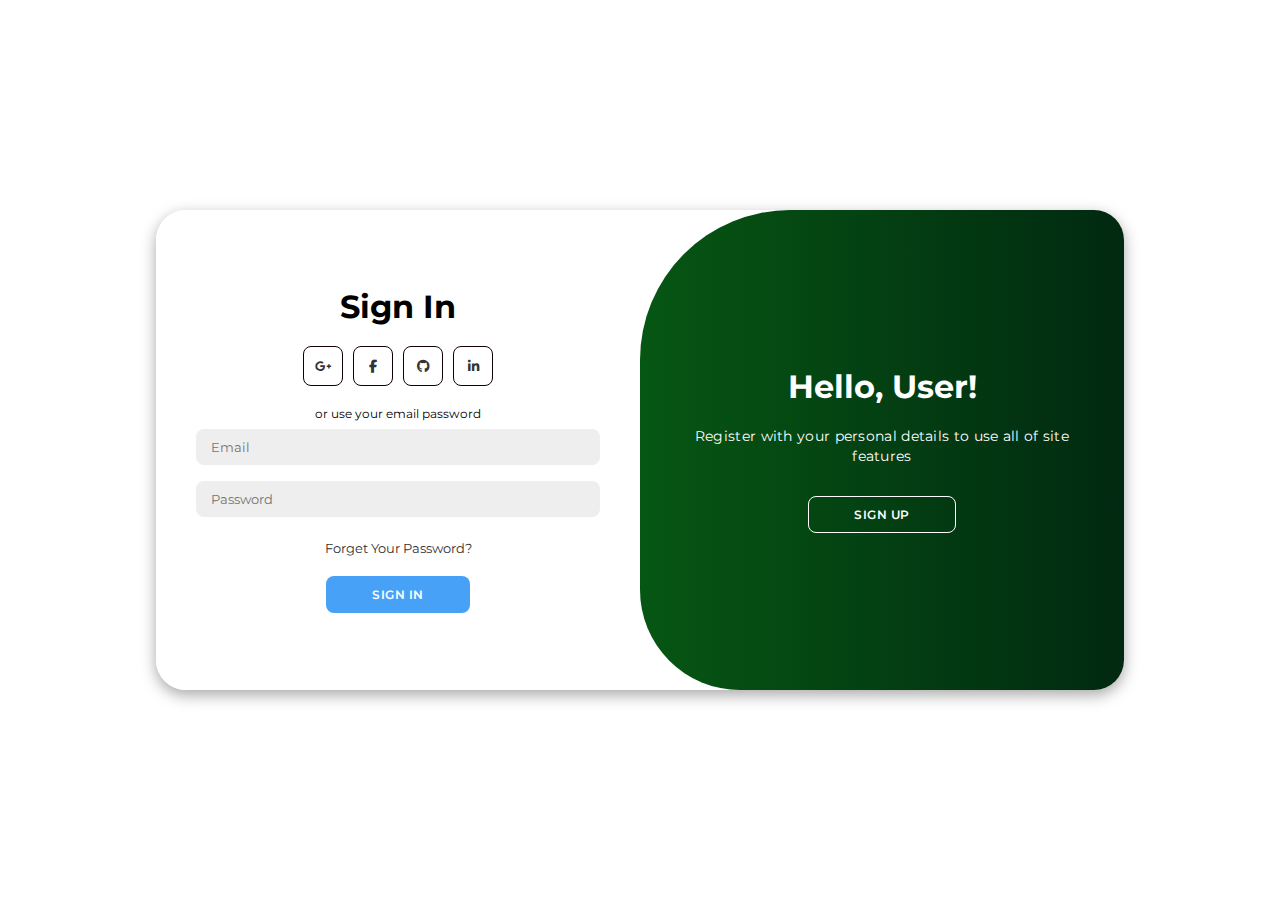
<file: signin.html>
<!DOCTYPE html>
<html lang="en">
    <link rel="icon" type="image/png" href="favicon.png">

<head>
    <meta charset="UTF-8">
    <meta name="viewport" content="width=device-width, initial-scale=1.0">
    <link rel="stylesheet" href="https://cdnjs.cloudflare.com/ajax/libs/font-awesome/6.4.2/css/all.min.css">
    <link rel="stylesheet" href="signin.css">
    <title>Login Page</title>
    <link rel="icon" type="image/png" href="favicon.png">
</head>

<body>
    <div class="container" id="container">
        <div class="form-container sign-up">
            <form>
                <h1>Create Account</h1>
                <div class="social-icons">
                    <a href="#" class="icon"><i class="fa-brands fa-google-plus-g"></i></a>
                    <a href="#" class="icon"><i class="fa-brands fa-facebook-f"></i></a>
                    <a href="#" class="icon"><i class="fa-brands fa-github"></i></a>
                    <a href="#" class="icon"><i class="fa-brands fa-linkedin-in"></i></a>
                </div>
                <span>or use your email for registeration</span>
                <input type="text" placeholder="Name">
                <input type="email" placeholder="Email" required>
                <input type="password" placeholder="Password" minlength="8" required >
                <button>Sign Up</button>
            </form>
        </div>
        <div class="form-container sign-in">

            <form>
                <h1>Sign In</h1>
                <div class="social-icons">
                    <a href="#" class="icon"><i class="fa-brands fa-google-plus-g"></i></a>
                    <a href="#" class="icon"><i class="fa-brands fa-facebook-f"></i></a>
                    <a href="#" class="icon"><i class="fa-brands fa-github"></i></a>
                    <a href="#" class="icon"><i class="fa-brands fa-linkedin-in"></i></a>
                </div>
                <span>or use your email password</span>

                <input type="email" placeholder="Email">
                <input type="password" placeholder="Password">

                <a href="#">Forget Your Password?</a>
                <button id="signIn">Sign In</button>
            </form>

        </div>
        <div class="toggle-container">
            <div class="toggle">
                <div class="toggle-panel toggle-left">
                    <h1>Welcome Back!</h1>
                    <p>Enter your personal details to use all of site features</p>

                    
                        <button class="hidden" id="toggleLogin" >Sign In</button>
                    
                    
                </div>
                <div class="toggle-panel toggle-right">
                    <h1>Hello, User!</h1>
                    <p>Register with your personal details to use all of site features</p>
                    <button class="hidden" id="register">Sign Up</button>
                </div>
            </div>
        </div>
    </div>

    <script src="signin.js"></script>
</body>
</html>
</file>
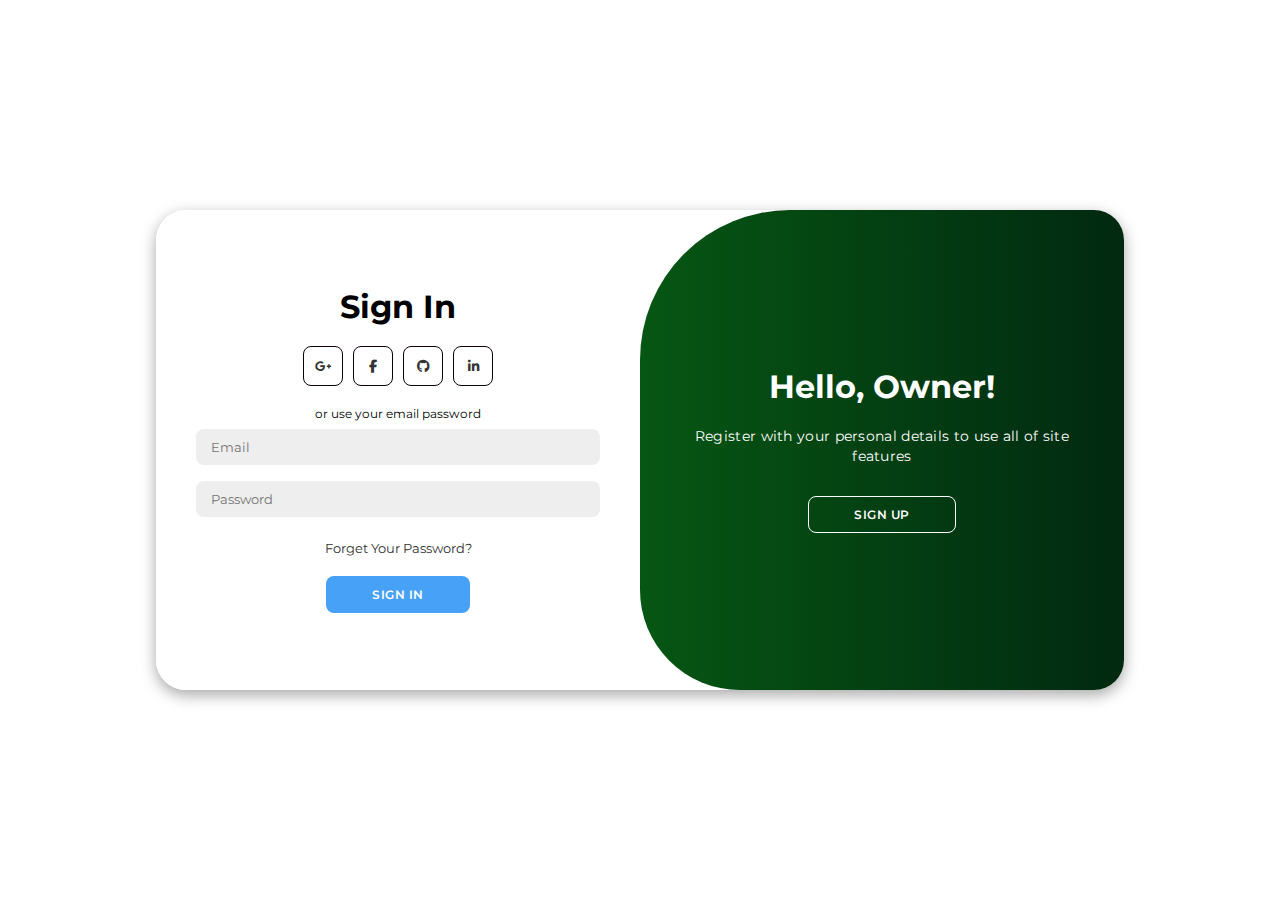
<file: signin_owner.html>
<!DOCTYPE html>
<html lang="en">
    <link rel="icon" type="image/png" href="favicon.png">

<head>
    <meta charset="UTF-8">
    <meta name="viewport" content="width=device-width, initial-scale=1.0">
    <link rel="stylesheet" href="https://cdnjs.cloudflare.com/ajax/libs/font-awesome/6.4.2/css/all.min.css">
    <link rel="stylesheet" href="signin.css">
    <title>Login Page</title>
    <link rel="icon" type="image/png" href="favicon.png">
</head>

<body>

    <div class="container" id="container">
        <div class="form-container sign-up">
            <form>
                <h1>Create Account</h1>
                <div class="social-icons">
                    <a href="#" class="icon"><i class="fa-brands fa-google-plus-g"></i></a>
                    <a href="#" class="icon"><i class="fa-brands fa-facebook-f"></i></a>
                    <a href="#" class="icon"><i class="fa-brands fa-github"></i></a>
                    <a href="#" class="icon"><i class="fa-brands fa-linkedin-in"></i></a>
                </div>
                <span>or use your email for registeration</span>
                <input type="text" placeholder="Name">
                <input type="email" placeholder="Email">
                <input type="password" placeholder="Password">
                <button>Sign Up</button>
            </form>
        </div>
        <div class="form-container sign-in">

            <form>
                <h1>Sign In</h1>
                <div class="social-icons">
                    <a href="#" class="icon"><i class="fa-brands fa-google-plus-g"></i></a>
                    <a href="#" class="icon"><i class="fa-brands fa-facebook-f"></i></a>
                   <a href="#" class="icon"><i class="fa-brands fa-github"></i></a>
                    <a href="#" class="icon"><i class="fa-brands fa-linkedin-in"></i></a>
                </div>
                <span>or use your email password</span>

                <input type="email" placeholder="Email">
                <input type="password" placeholder="Password">

                <a href="#">Forget Your Password?</a>
                <button id="signIn">Sign In</button>
            </form>

        </div>
        <div class="toggle-container">
            <div class="toggle">
                <div class="toggle-panel toggle-left">
                    <h1>Welcome Back!</h1>
                    <p>Enter your personal details to use all of site features</p>
                    <button class="hidden" id="toggleLogin">Sign In</button>
                </div>
                <div class="toggle-panel toggle-right">
                    <h1>Hello, Owner!</h1>
                    <p>Register with your personal details to use all of site features</p>
                    <button class="hidden" id="register">Sign Up</button>
                </div>
            </div>
        </div>
    </div>

    <script src="signin_owner.js"></script>
</body>
</html>
</file>
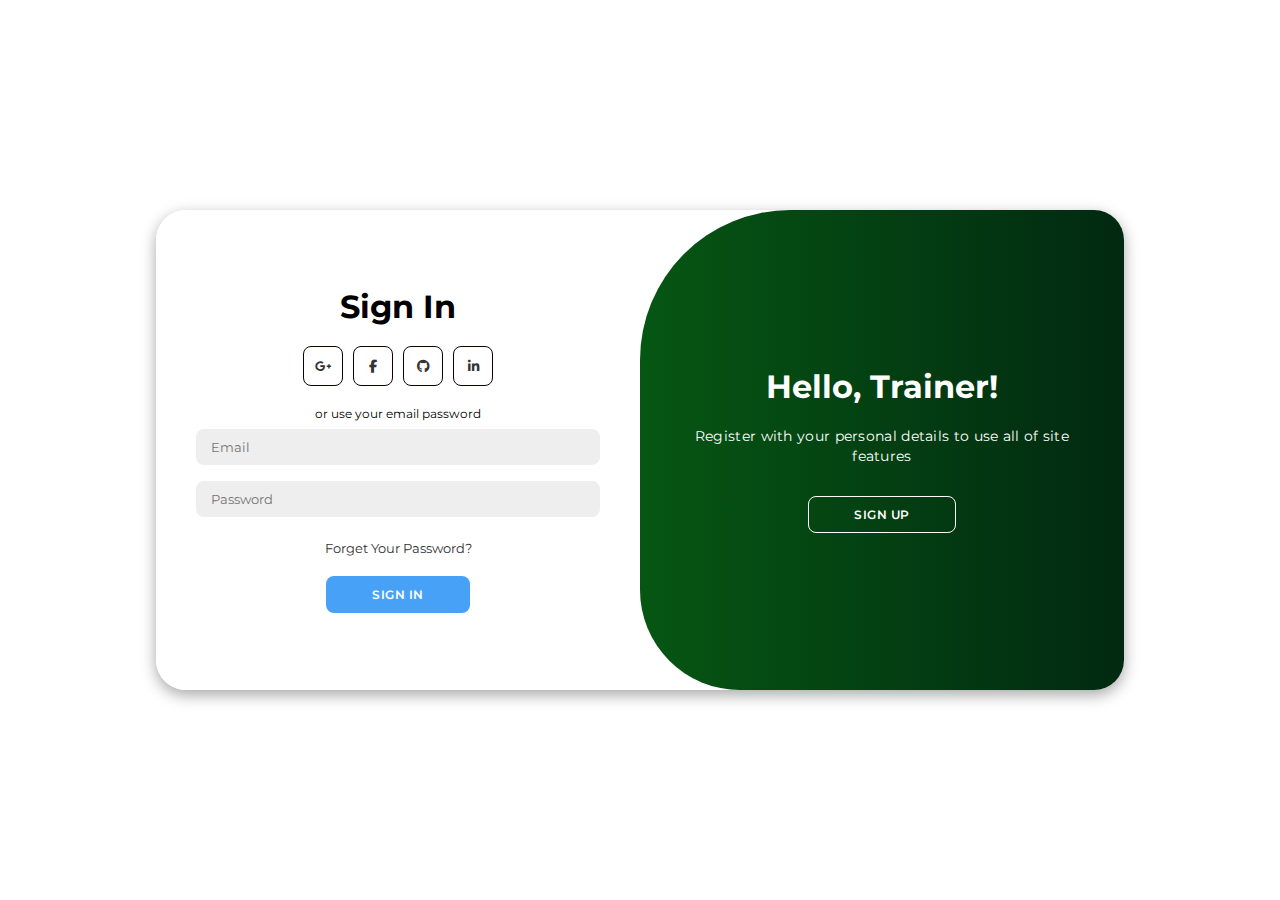
<file: signin_trainer.html>
<!DOCTYPE html>
<html lang="en">
    <link rel="icon" type="image/png" href="favicon.png">

<head>
    <meta charset="UTF-8">
    <meta name="viewport" content="width=device-width, initial-scale=1.0">
    <link rel="stylesheet" href="https://cdnjs.cloudflare.com/ajax/libs/font-awesome/6.4.2/css/all.min.css">
    <link rel="stylesheet" href="signin.css">
    <title>Login Page</title>
</head>

<body>

    <div class="container" id="container">
        <div class="form-container sign-up">
            <form>
                <h1>Create Account</h1>
                <div class="social-icons">
                    <a href="#" class="icon"><i class="fa-brands fa-google-plus-g"></i></a>
                    <a href="#" class="icon"><i class="fa-brands fa-facebook-f"></i></a>
                    <a href="#" class="icon"><i class="fa-brands fa-github"></i></a>
                    <a href="#" class="icon"><i class="fa-brands fa-linkedin-in"></i></a>
                </div>
                <span>or use your email for registeration</span>
                <input type="text" placeholder="Name">
                <input type="email" placeholder="Email">
                <input type="password" placeholder="Password">
                <button>Sign Up</button>
            </form>
        </div>
        <div class="form-container sign-in">

            <form>
                <h1>Sign In</h1>
                <div class="social-icons">
                    <a href="#" class="icon"><i class="fa-brands fa-google-plus-g"></i></a>
                    <a href="#" class="icon"><i class="fa-brands fa-facebook-f"></i></a>
                   <a href="#" class="icon"><i class="fa-brands fa-github"></i></a>
                    <a href="#" class="icon"><i class="fa-brands fa-linkedin-in"></i></a>
                </div>
                <span>or use your email password</span>

                <input type="email" placeholder="Email">
                <input type="password" placeholder="Password">

                <a href="#">Forget Your Password?</a>
                <button id="signIn">Sign In</button>
            </form>

        </div>
        <div class="toggle-container">
            <div class="toggle">
                <div class="toggle-panel toggle-left">
                    <h1>Welcome Back!</h1>
                    <p>Enter your personal details to use all of site features</p>
                    <button class="hidden" id="toggleLogin">Sign In</button>
                </div>
                <div class="toggle-panel toggle-right">
                    <h1>Hello, Trainer!</h1>
                    <p>Register with your personal details to use all of site features</p>
                    <button class="hidden" id="register">Sign Up</button>
                </div>
            </div>
        </div>
    </div>

    <script src="signin_trainer.js"></script>
</body>
</html>
</file>
<file: signin.css>
@import url('https://fonts.googleapis.com/css2?family=Montserrat:wght@300;400;500;600;700&display=swap');

*{
    margin: 0;
    padding: 0;
    box-sizing: border-box;
    font-family: 'Montserrat', sans-serif;
}

body{



    
            background-image: url('https://png.pngtree.com/background/20240507/original/pngtree-3d-rendered-login-page-templates-with-a-modern-realistic-twist-picture-image_8832078.jpg');
            background-size: cover;
            background-position: center;
            background-repeat: no-repeat;
            /* height: 100%; */
    
    display: flex;
    align-items: center;
    justify-content: center;
    flex-direction: column;
    height: 100vh;
}

.container{
    background-color: #fff;
    border-radius: 30px;
    box-shadow: 0 5px 15px rgba(0, 0, 0, 0.35);
    position: relative;
    overflow: hidden;
    width: 968px;
    max-width: 100%;
    min-height: 480px;
}

.container p{
    font-size: 14px;
    line-height: 20px;
    letter-spacing: 0.3px;
    margin: 20px 0;
}

.container span{
    font-size: 12px;
}

.container a{
    color: #333;
    font-size: 13px;
    text-decoration: none;
    margin: 15px 0 10px;
}

.container button{
    background-color: #47a2f7;
    color: #fff;
    font-size: 12px;
    padding: 10px 45px;
    border: 1px solid transparent;
    border-radius: 8px;
    font-weight: 600;
    letter-spacing: 0.5px;
    text-transform: uppercase;
    margin-top: 10px;
    cursor: pointer;
}

.container button.hidden{
    background-color: transparent;
    border-color: #fff;
}

.container form{
    background-color: #fff;
    display: flex;
    align-items: center;
    justify-content: center;
    flex-direction: column;
    padding: 0 40px;
    height: 100%;
}

.container input{
    background-color: #eee;
    border: none;
    margin: 8px 0;
    padding: 10px 15px;
    font-size: 13px;
    border-radius: 8px;
    width: 100%;
    outline: none;
}

.form-container{
    position: absolute;
    top: 0;
    height: 100%;
    transition: all 0.6s ease-in-out;
}

.sign-in{
    left: 0;
    width: 50%;
    z-index: 2;
}

.container.active .sign-in{
    transform: translateX(100%);
}

.sign-up{
    left: 0;
    width: 50%;
    opacity: 0;
    z-index: 1;
}

.container.active .sign-up{
    transform: translateX(100%);
    opacity: 1;
    z-index: 5;
    animation: move 0.6s;
}

@keyframes move{
    0%, 49.99%{
        opacity: 0;
        z-index: 1;
    }
    50%, 100%{
        opacity: 1;
        z-index: 5;
    }
}

.social-icons{
    margin: 20px 0;
}

.social-icons a{
    border: 1px solid #120101;
    border-radius: 20%;
    display: inline-flex;
    justify-content: center;
    align-items: center;
    margin: 0 3px;
    width: 40px;
    height: 40px;
}

.toggle-container{
    position: absolute;
    top: 0;
    left: 50%;
    width: 50%;
    height: 100%;
    overflow: hidden;
    transition: all 0.6s ease-in-out;
    border-radius: 150px 0 0 100px;
    z-index: 1000;
}

.container.active .toggle-container{
    transform: translateX(-100%);
    border-radius: 0 150px 100px 0;
}

.toggle{
    /* background-color: #512da8; */
    height: 100%;
    background: linear-gradient(to right, #0b8415, #012911);
    color: #fff;
    position: relative;
    left: -100%;
    height: 100%;
    width: 200%;
    transform: translateX(0);
    transition: all 0.6s ease-in-out;
}

.container.active .toggle{
    transform: translateX(50%);
}

.toggle-panel{
    position: absolute;
    width: 50%;
    height: 100%;
    display: flex;
    align-items: center;
    justify-content: center;
    flex-direction: column;
    padding: 0 30px;
    text-align: center;
    top: 0;
    transform: translateX(0);
    transition: all 0.6s ease-in-out;
}

.toggle-left{
    transform: translateX(-200%);
}

.container.active .toggle-left{
    transform: translateX(0);
}

.toggle-right{
    right: 0;
    transform: translateX(0);
}

.container.active .toggle-right{
    transform: translateX(200%);
}
</file>
